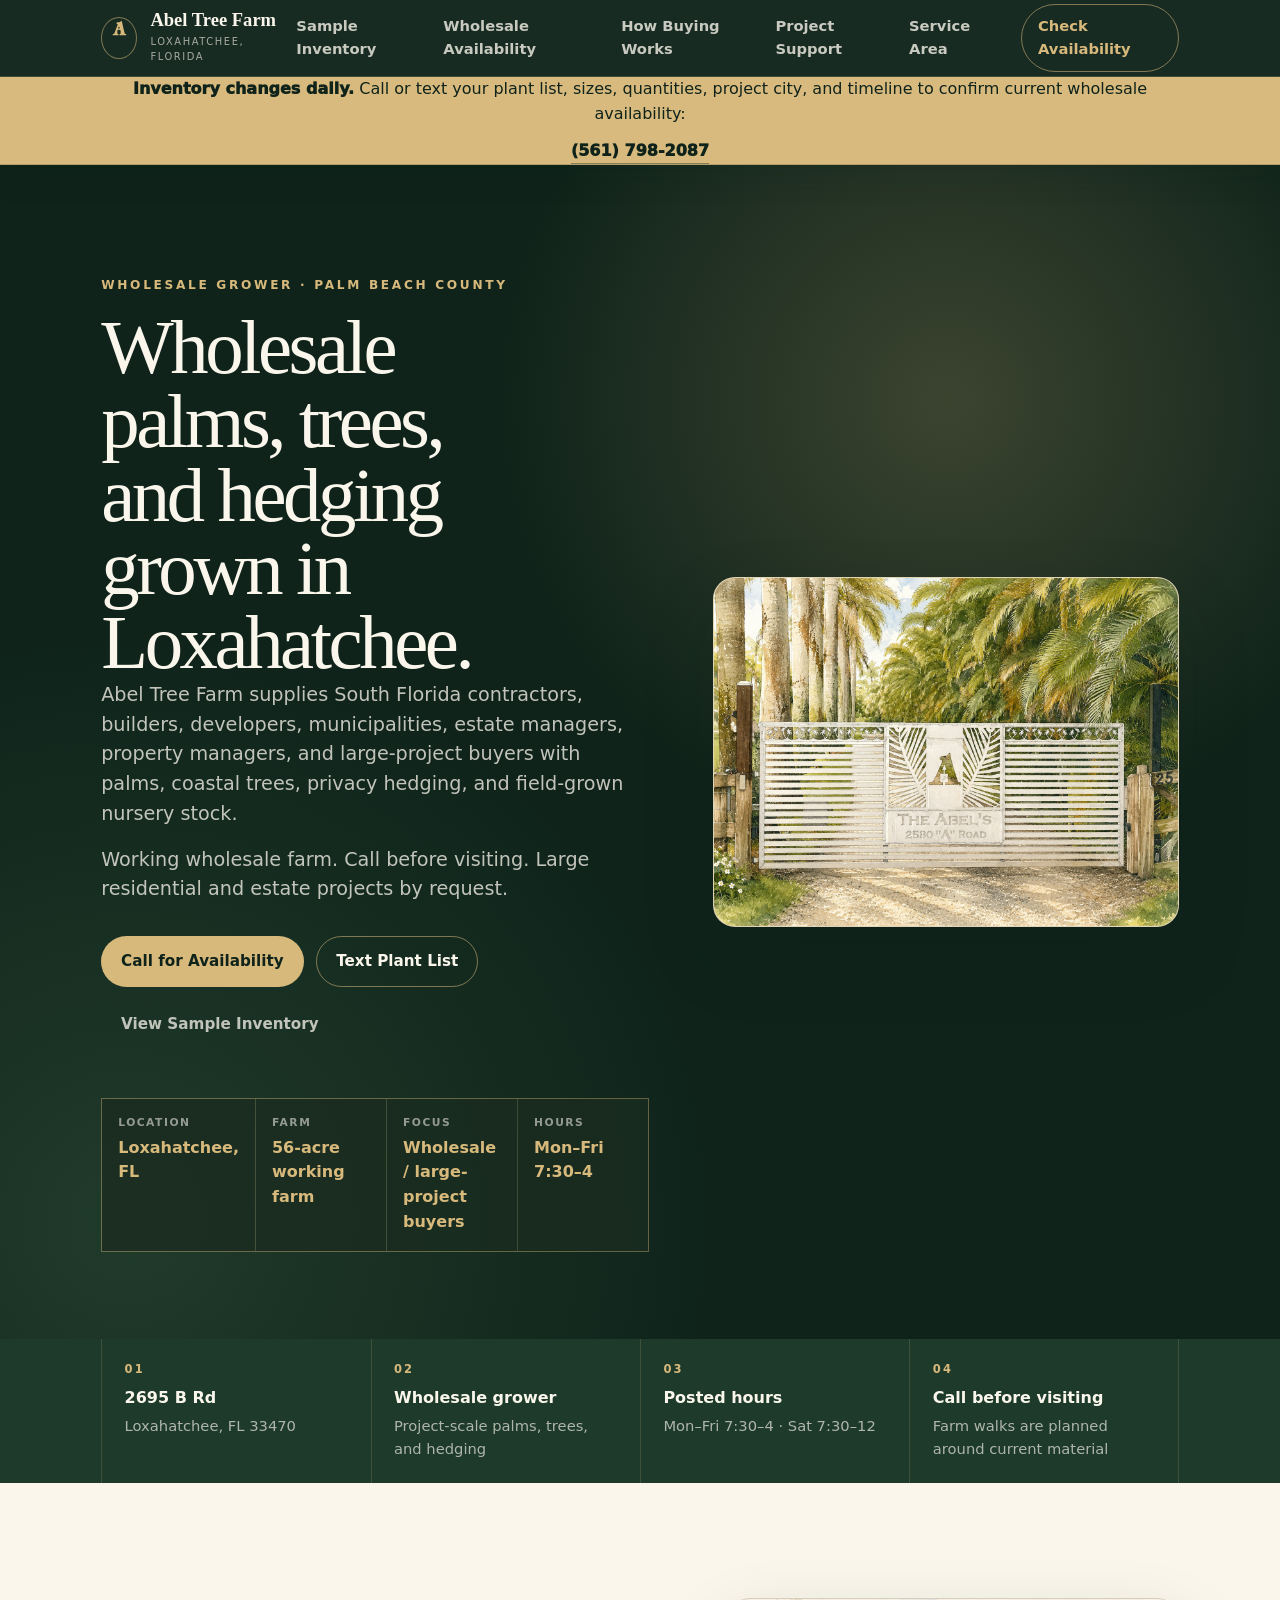
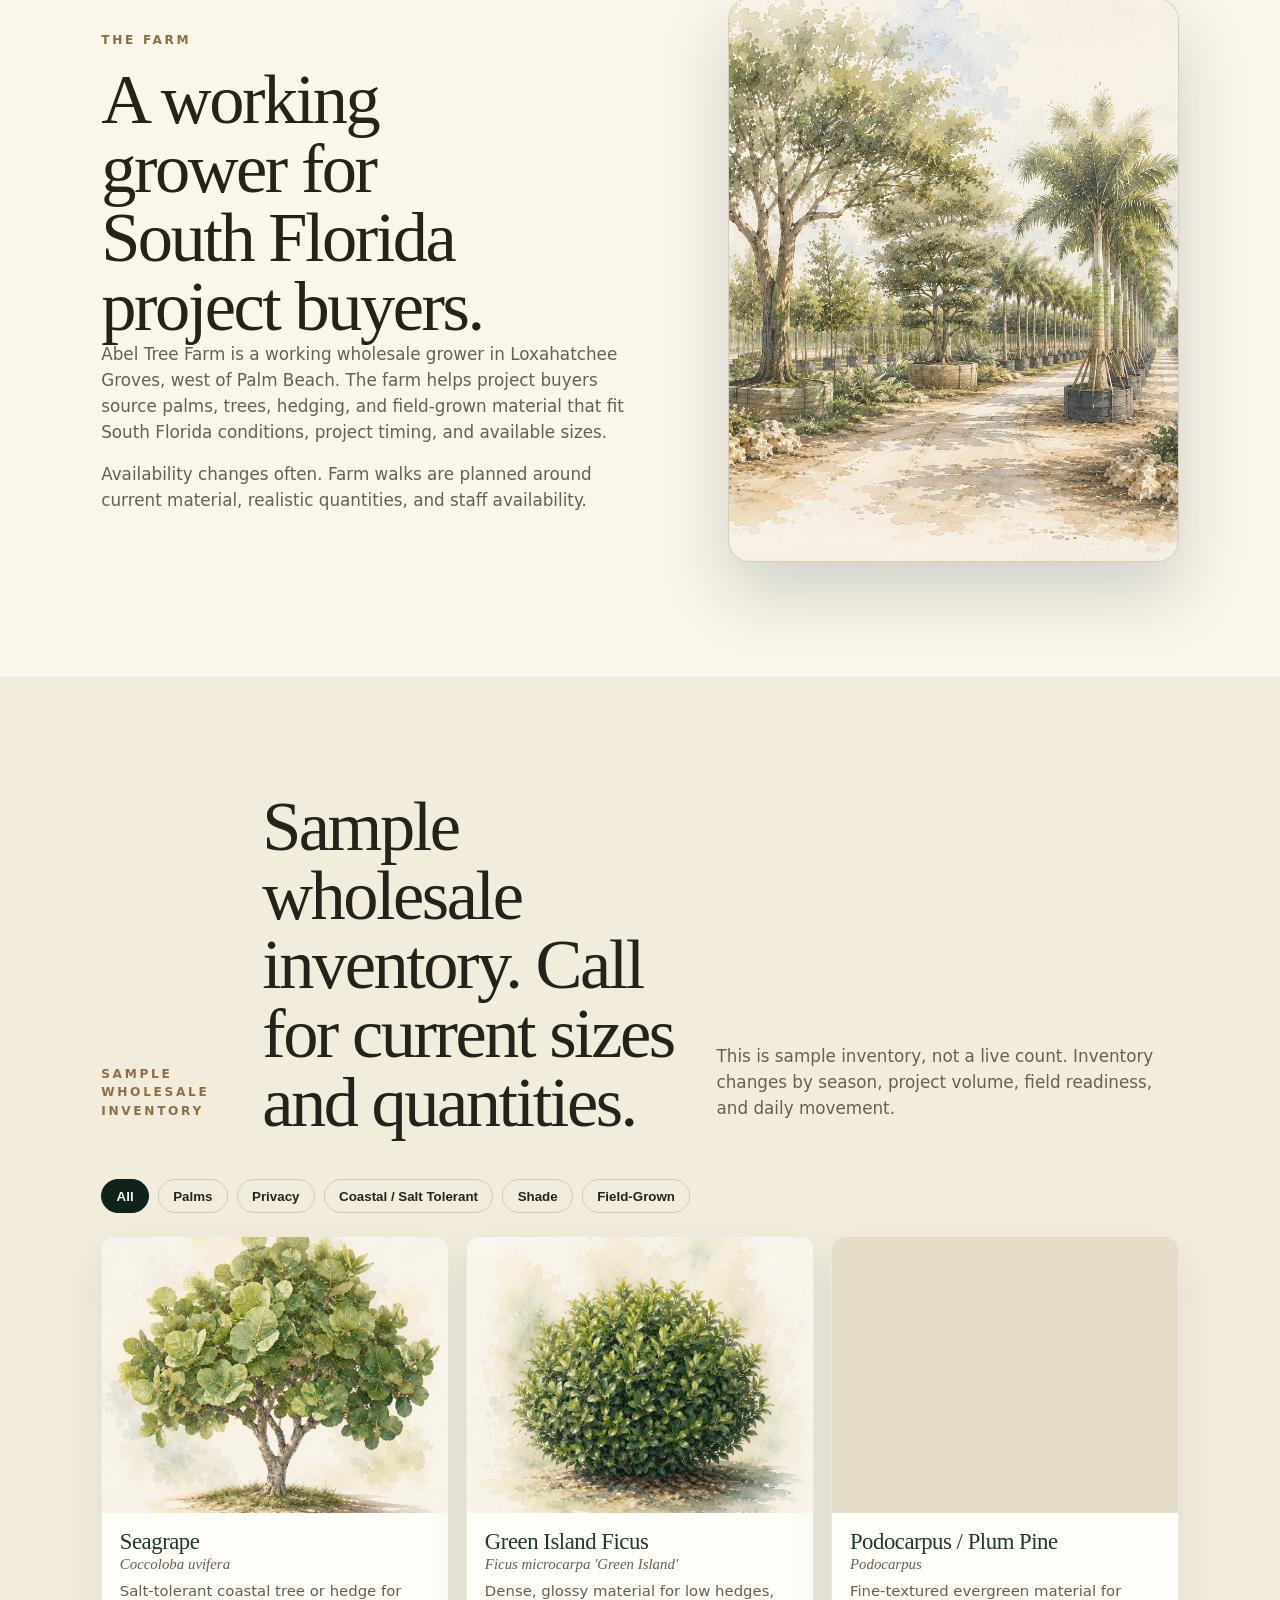
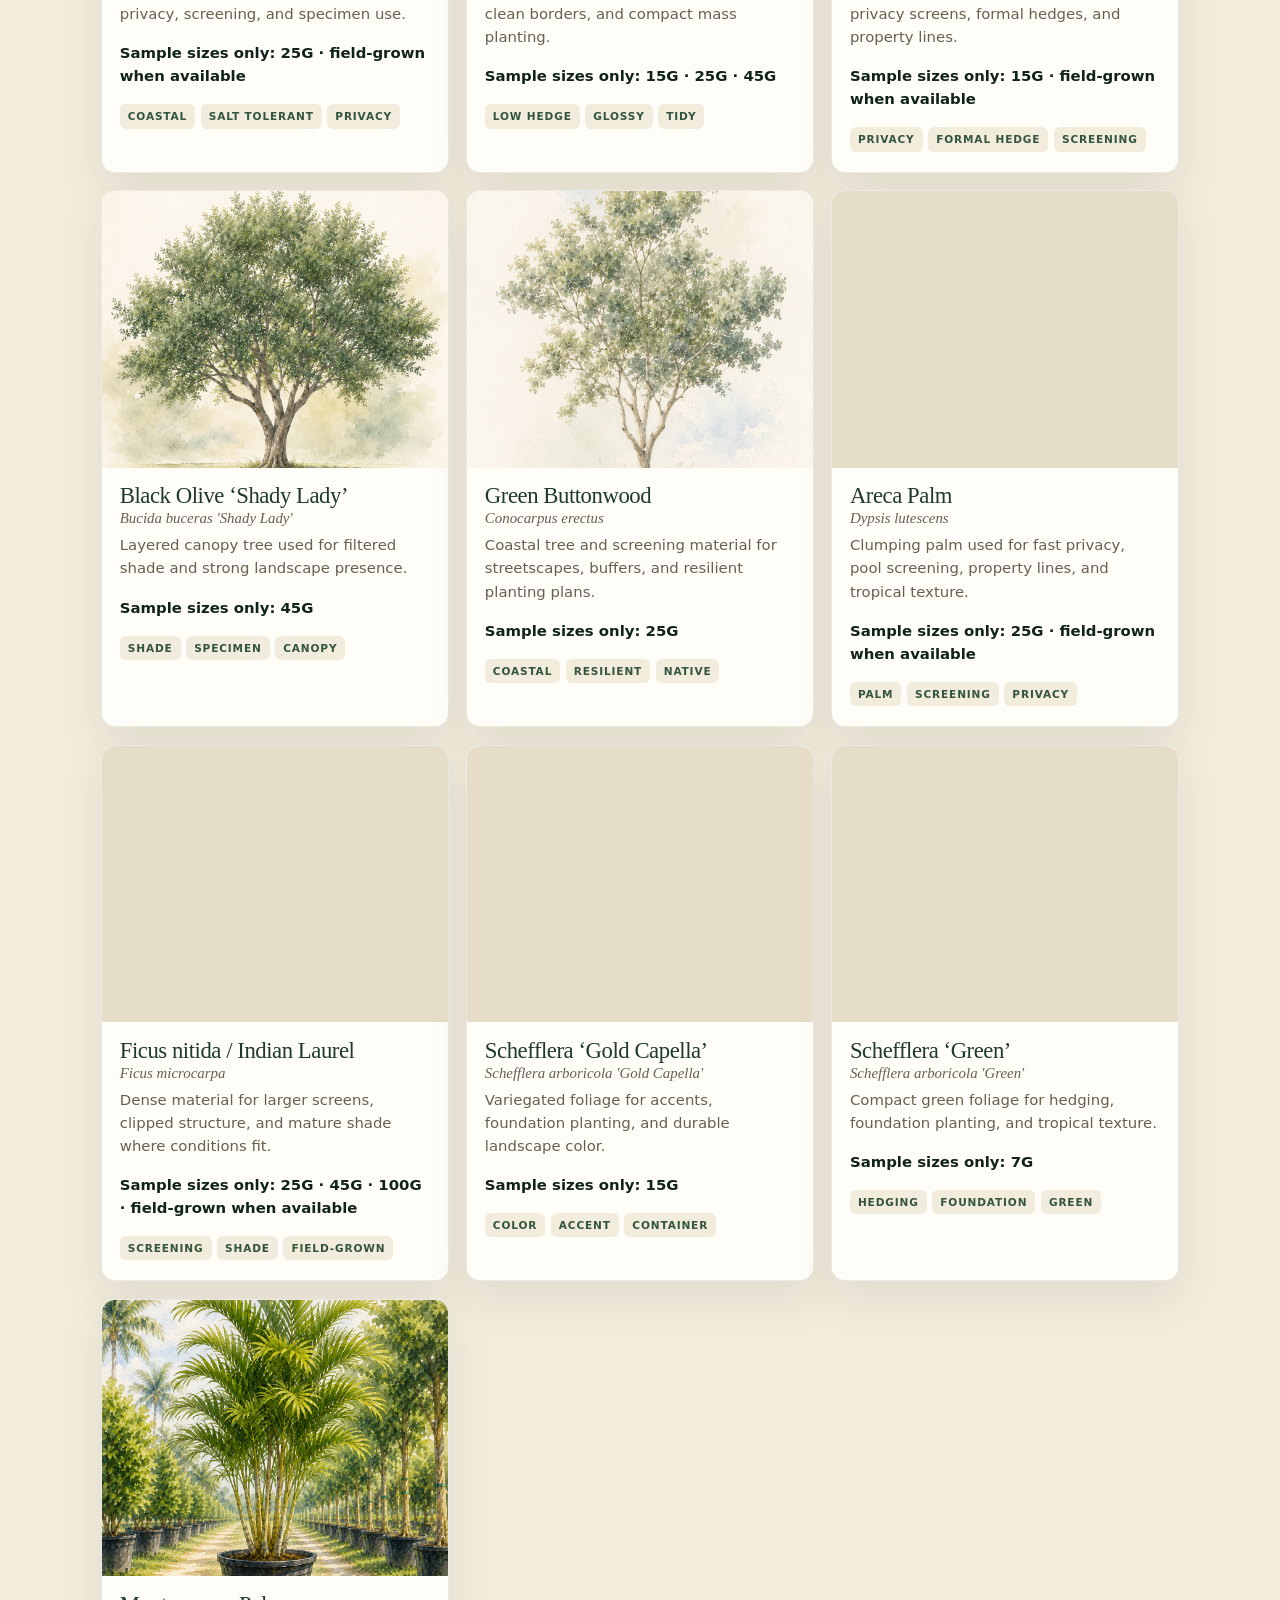
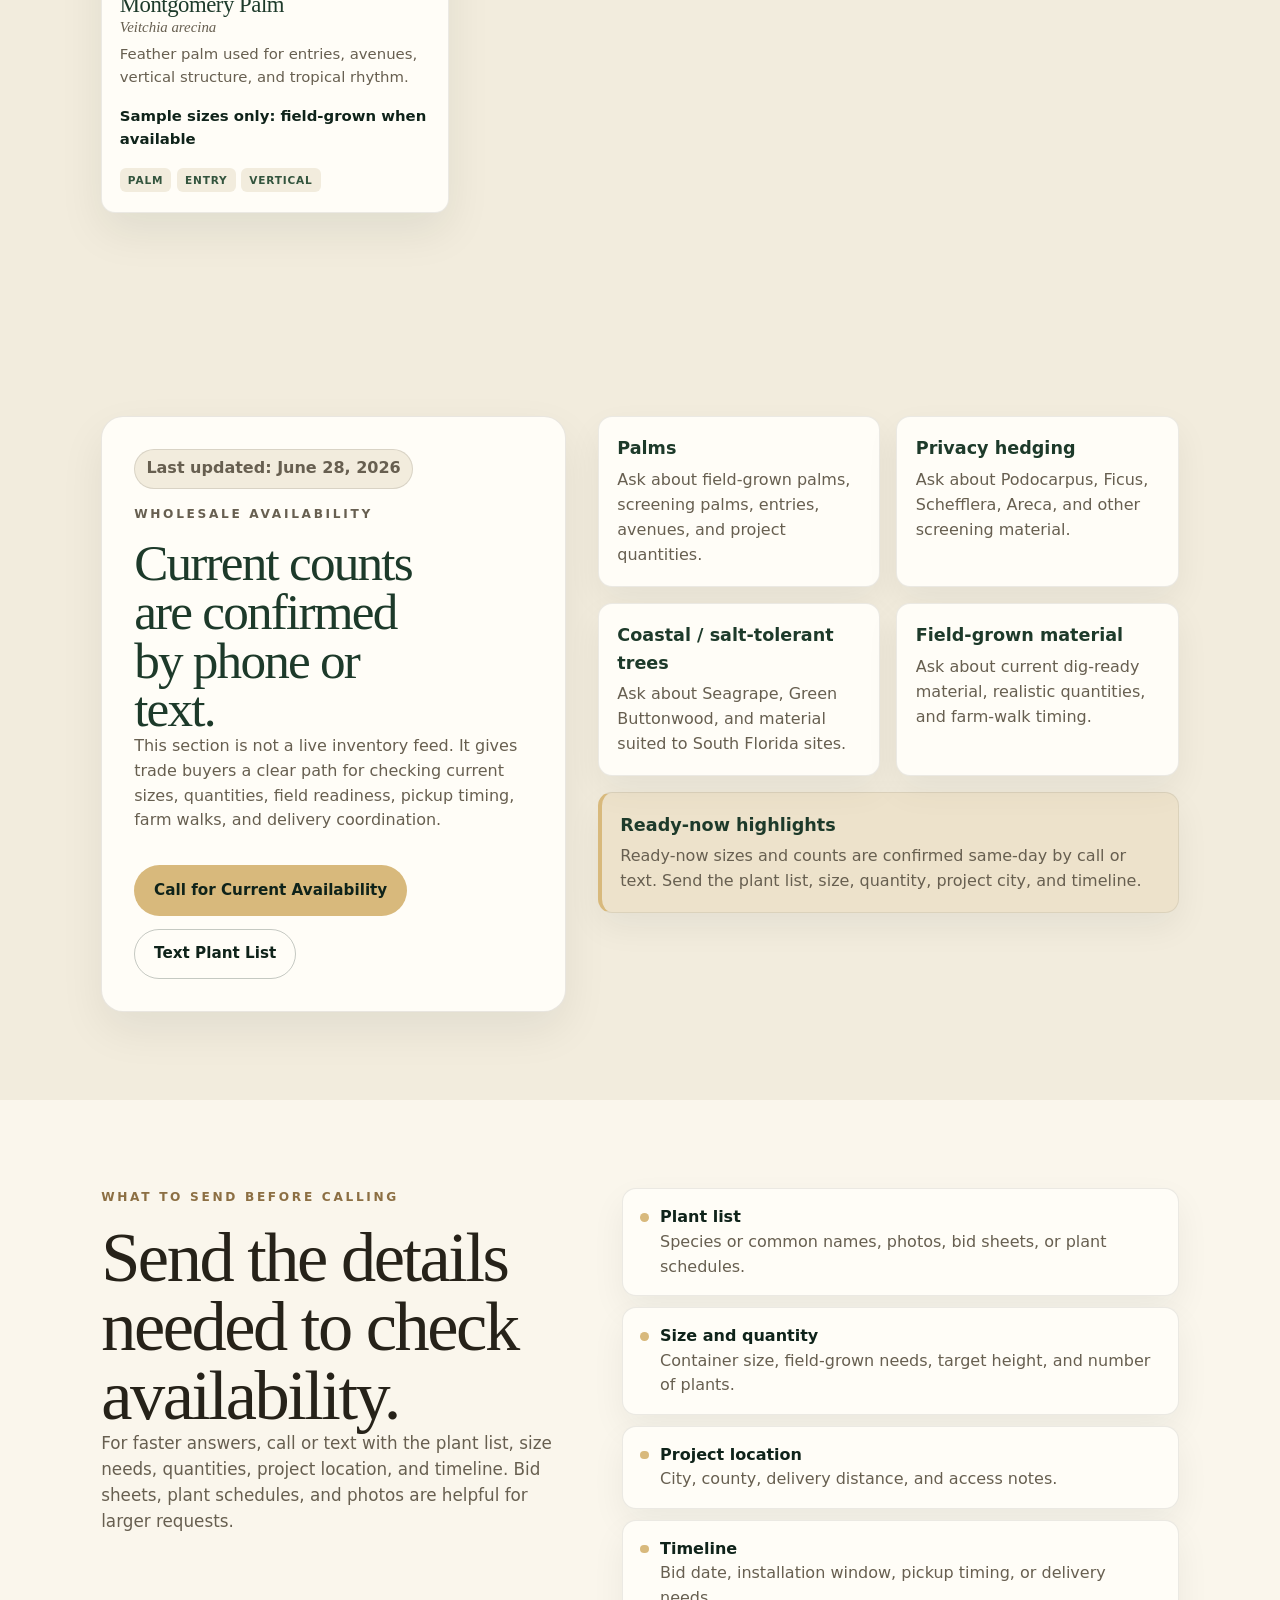
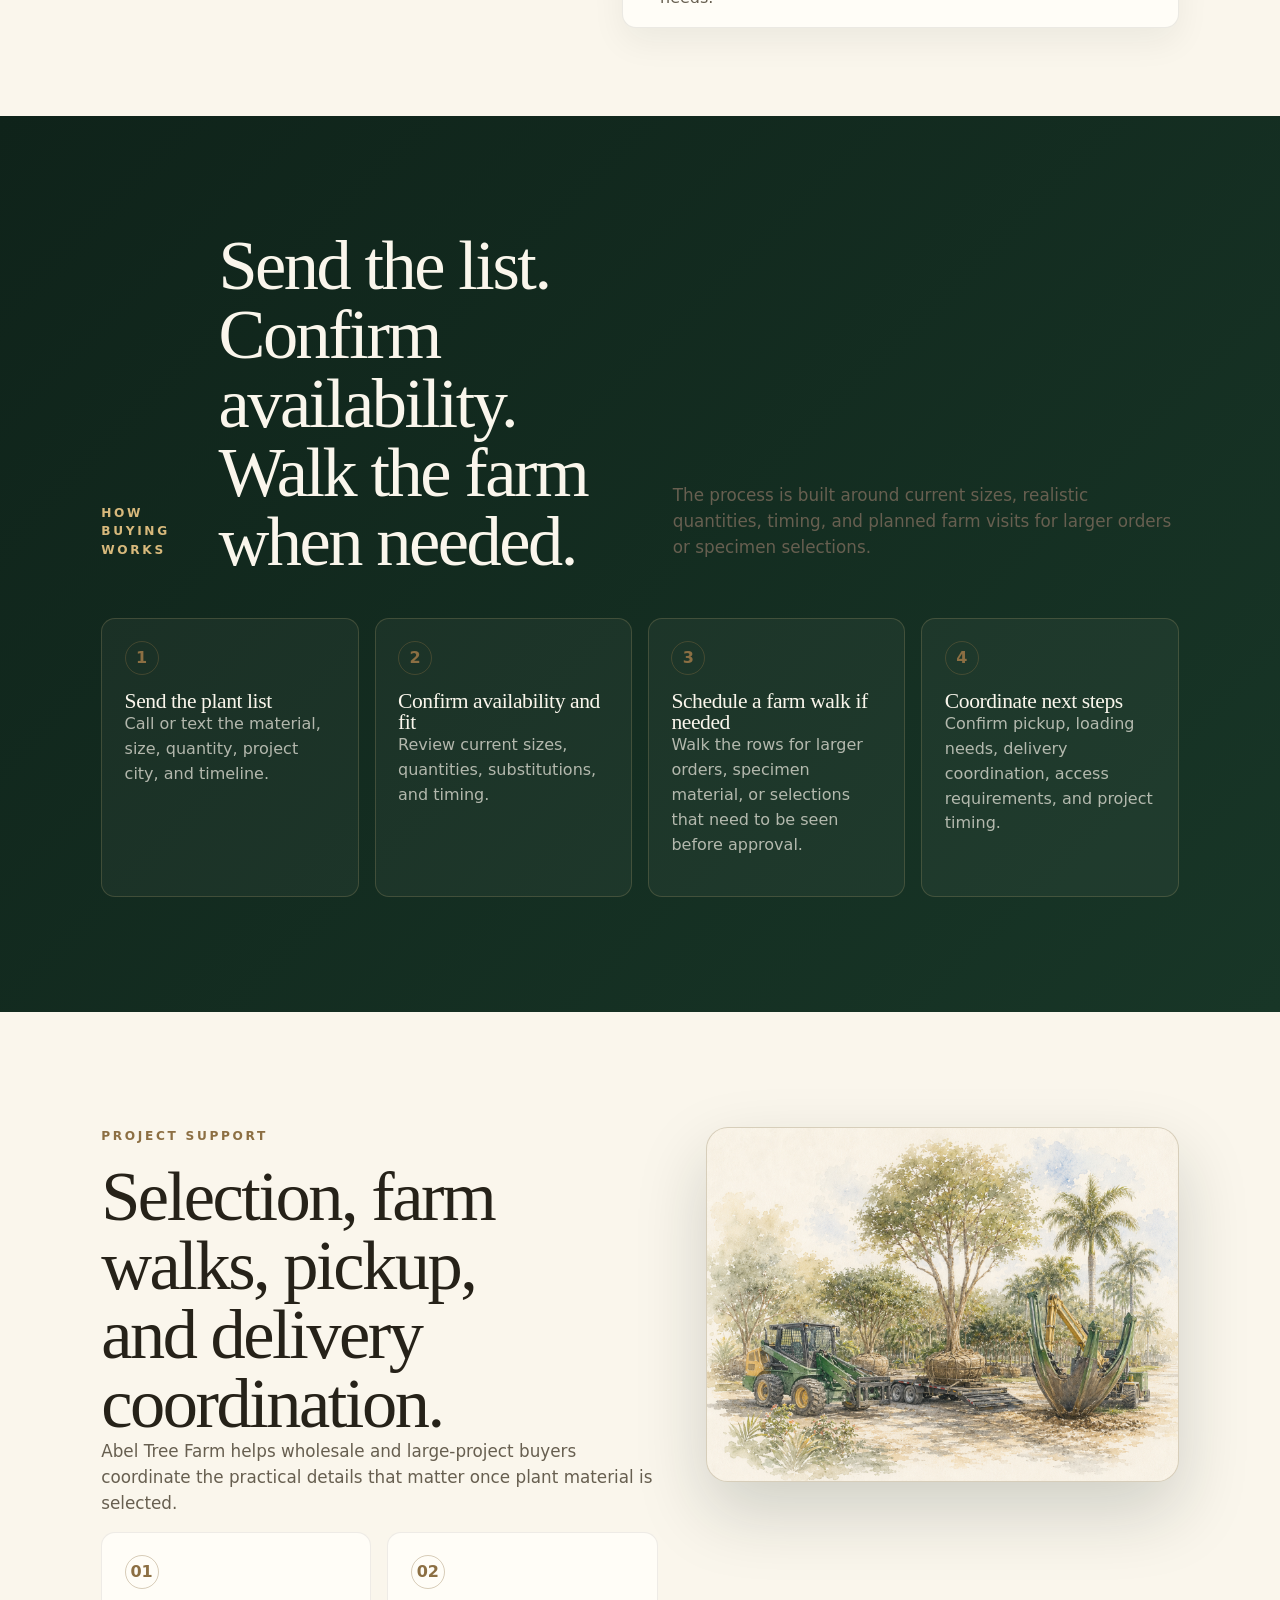
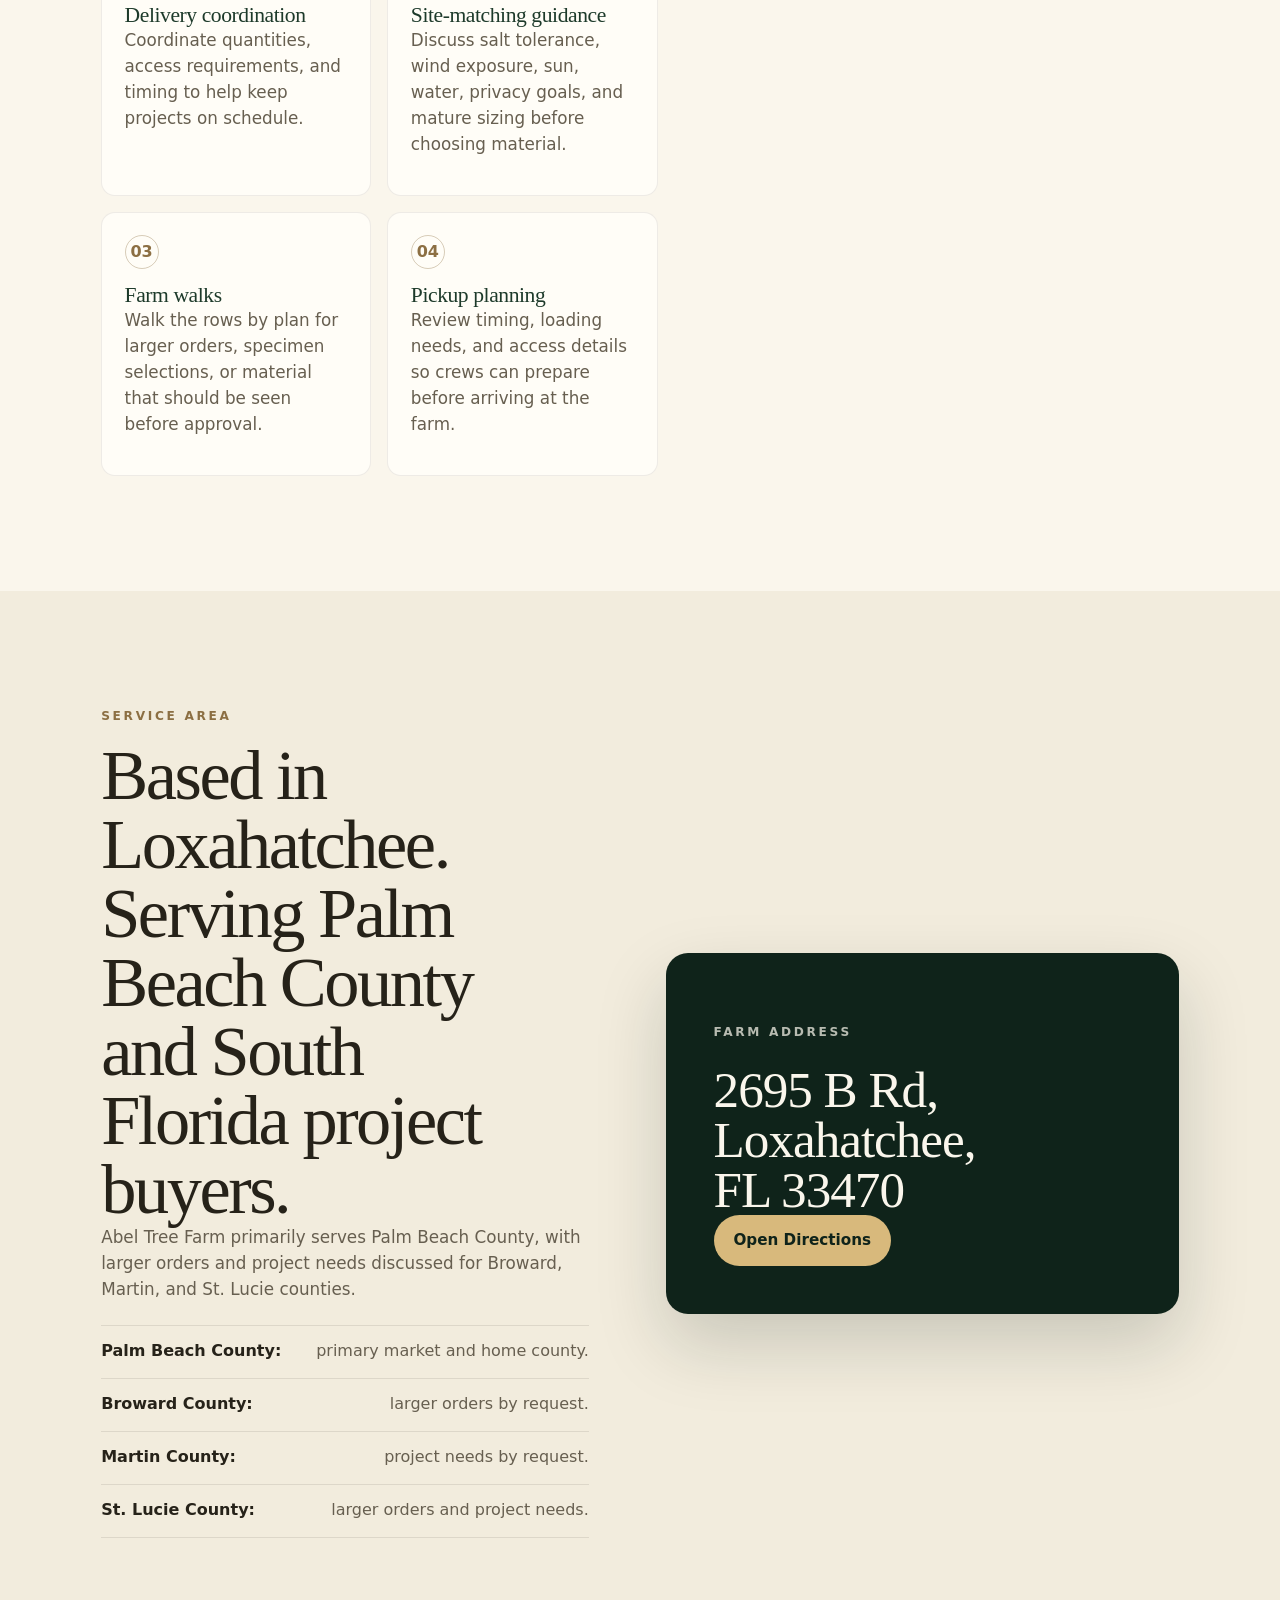
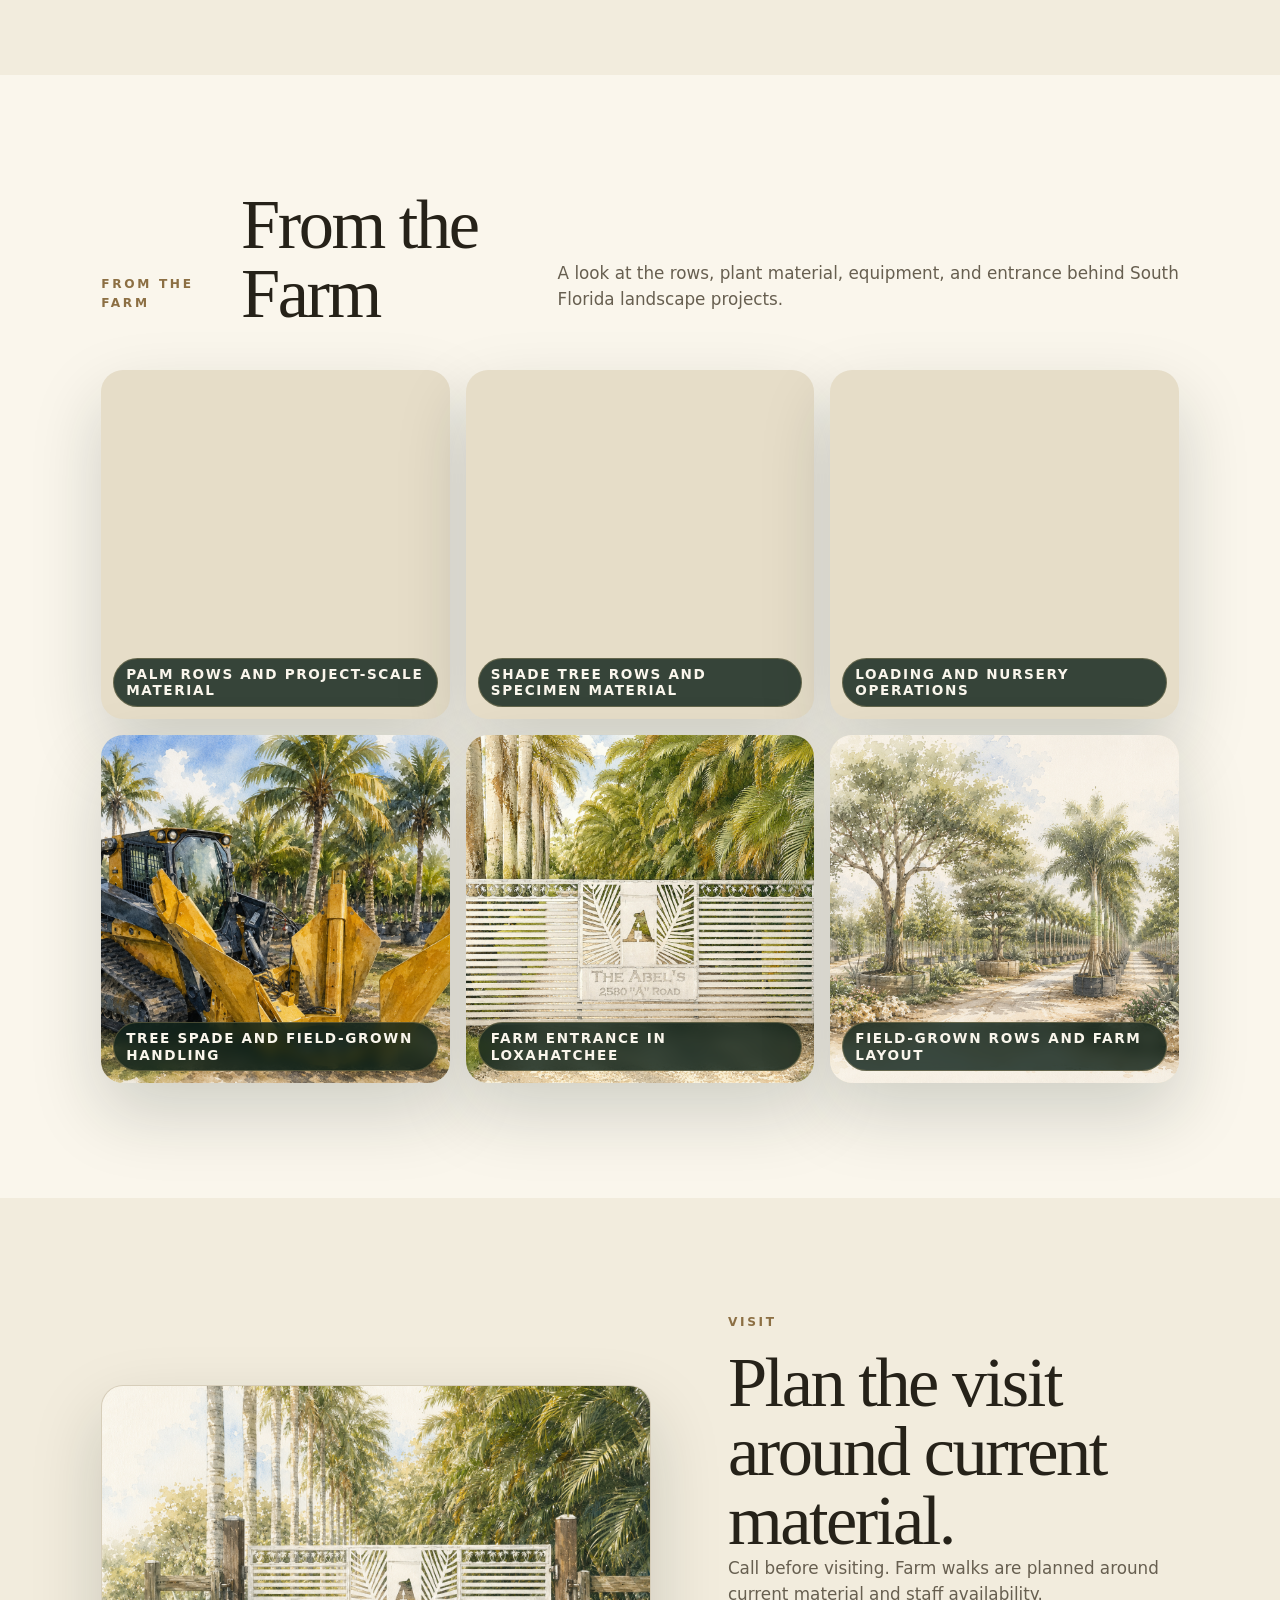
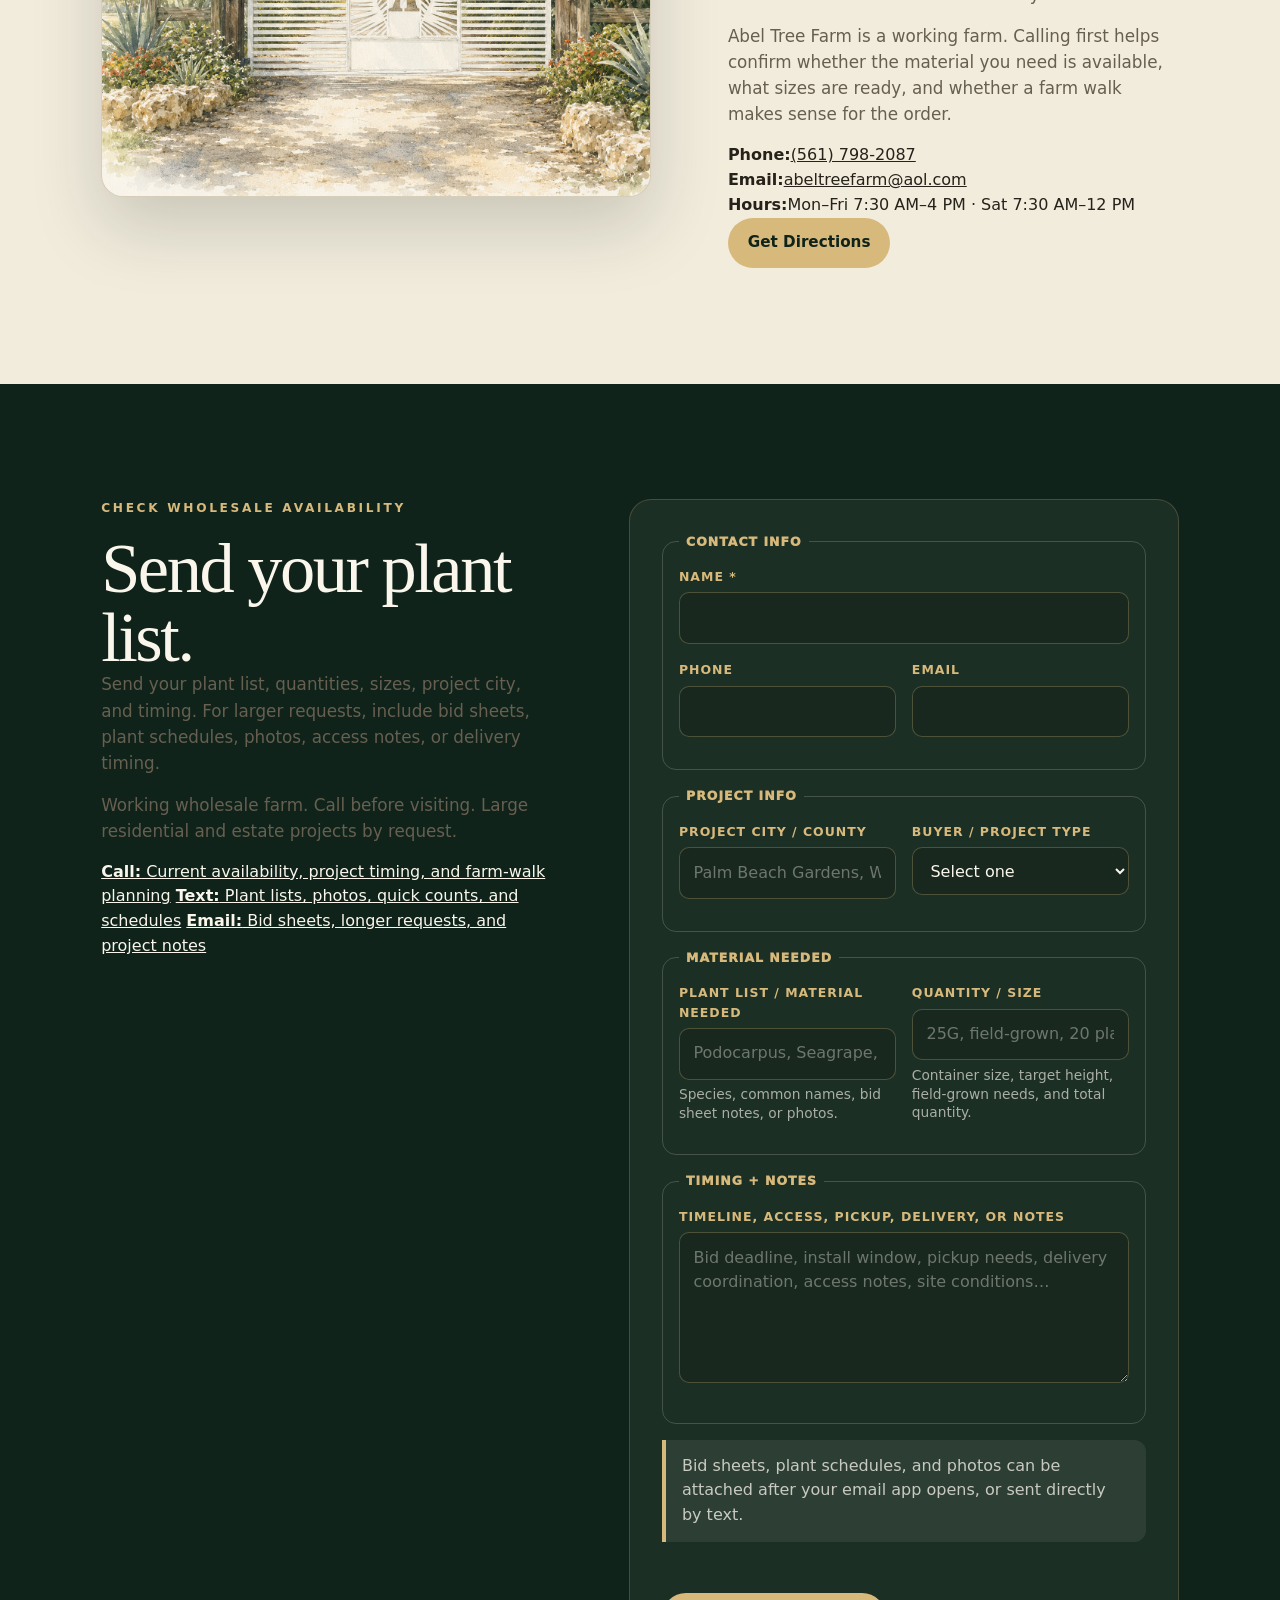
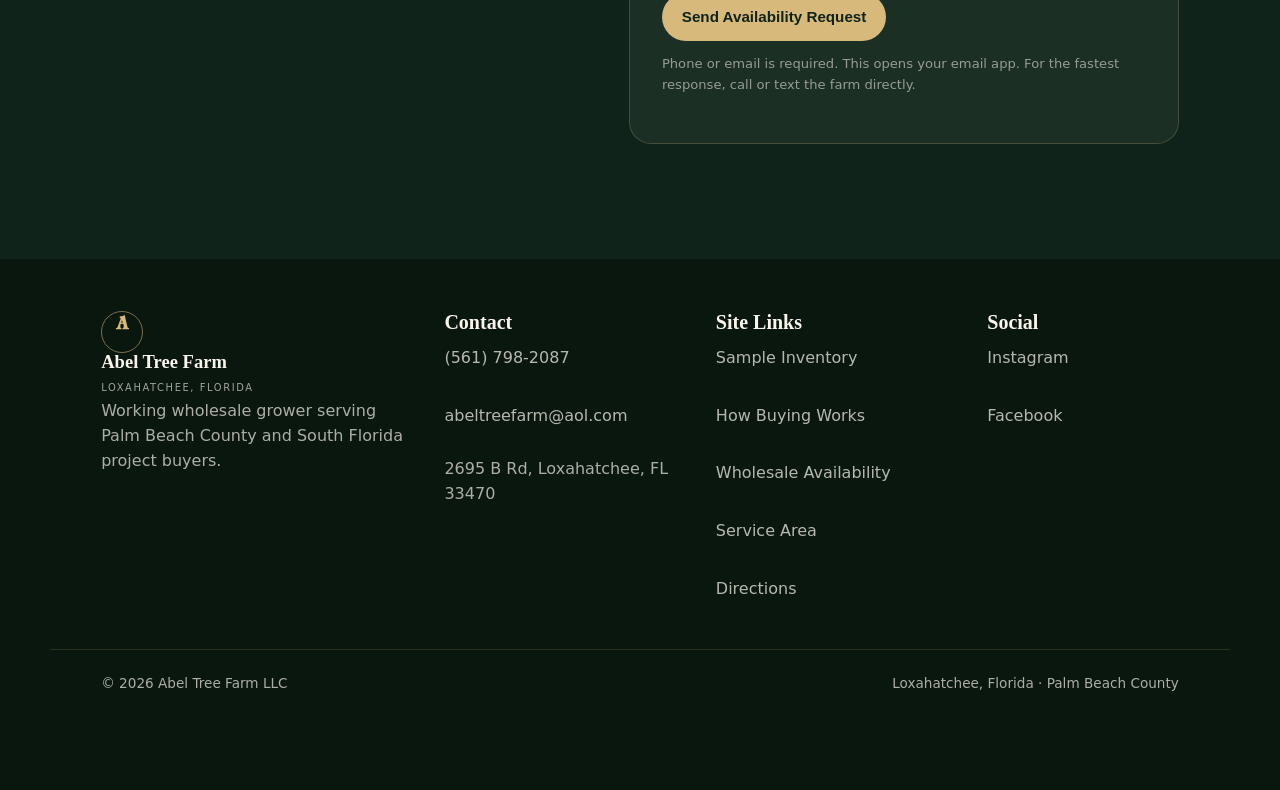
<file: index.html>
<!doctype html>
<html lang="en">
<head>
  <meta charset="utf-8">
  <meta name="viewport" content="width=device-width, initial-scale=1">
  <title>Abel Tree Farm | Wholesale Palms, Trees & Hedging in Palm Beach County</title>
  <meta name="description" content="Abel Tree Farm is a wholesale grower in Loxahatchee supplying palms, trees, hedging, and field-grown landscape material for South Florida project buyers.">
  <meta name="theme-color" content="#0f231a">
  <link rel="canonical" href="https://www.abeltreefarm.com/">
  <meta property="og:type" content="website">
  <meta property="og:title" content="Abel Tree Farm — Wholesale Palms, Trees & Hedging">
  <meta property="og:description" content="Working wholesale grower in Loxahatchee supplying palms, coastal trees, privacy hedging, and field-grown material for Palm Beach County and South Florida project buyers.">
  <meta property="og:url" content="https://www.abeltreefarm.com/">
  <meta property="og:site_name" content="Abel Tree Farm">
  <meta property="og:image" content="https://www.abeltreefarm.com/images/draft-gallery-actual-gate-watercolor-v2.png">
  <meta property="og:image:width" content="1536">
  <meta property="og:image:height" content="1024">
  <meta name="twitter:card" content="summary_large_image">
  <link rel="icon" href="data:image/svg+xml,%3Csvg xmlns='http://www.w3.org/2000/svg' viewBox='0 0 64 64'%3E%3Crect width='64' height='64' rx='14' fill='%230f231a'/%3E%3Cpath d='M32 10c-8 8-10 17-7 25-6-4-13-2-17 3 7 1 12 5 14 10-7 0-13 4-16 10 10 1 18-2 24-8v10h5V50c6 6 14 9 24 8-3-6-9-10-16-10 2-5 7-9 14-10-4-5-11-7-17-3 3-8 1-17-8-25z' fill='%23d8b97c'/%3E%3C/svg%3E">
  <link rel="stylesheet" href="css/styles.css">
  <link rel="stylesheet" href="css/updates.css">
  <script type="application/ld+json">
{
  "@context": "https://schema.org",
  "@type": "GardenStore",
  "name": "Abel Tree Farm",
  "legalName": "Abel Tree Farm LLC",
  "description": "Working wholesale grower in Loxahatchee, Florida, supplying palms, coastal trees, privacy hedging, and field-grown nursery stock for South Florida project buyers. Call for current availability and sizes.",
  "url": "https://www.abeltreefarm.com/",
  "telephone": "+15617982087",
  "email": "abeltreefarm@aol.com",
  "image": "https://www.abeltreefarm.com/images/draft-gallery-actual-gate-watercolor-v2.png",
  "address": {"@type":"PostalAddress","streetAddress":"2695 B Rd","addressLocality":"Loxahatchee","addressRegion":"FL","postalCode":"33470","addressCountry":"US"},
  "geo": {"@type":"GeoCoordinates","latitude":26.716833,"longitude":-80.2914009},
  "openingHoursSpecification": [
    {"@type":"OpeningHoursSpecification","dayOfWeek":["Monday","Tuesday","Wednesday","Thursday","Friday"],"opens":"07:30","closes":"16:00"},
    {"@type":"OpeningHoursSpecification","dayOfWeek":"Saturday","opens":"07:30","closes":"12:00"}
  ],
  "areaServed": ["Palm Beach County","Broward County","Martin County","St. Lucie County","South Florida"],
  "sameAs": ["https://instagram.com/abeltreefarm","https://www.facebook.com/profile.php?id=100066695918594"]
}
  </script>
</head>
<body>
  <a class="skip" href="#main">Skip to content</a>
  <header class="site-header" data-header>
    <div class="nav-shell">
      <a class="brand" href="#top" aria-label="Abel Tree Farm home">
        <span class="brand-mark" aria-hidden="true">A</span>
        <span><strong>Abel Tree Farm</strong><small>Loxahatchee, Florida</small></span>
      </a>
      <button class="menu-toggle" type="button" aria-expanded="false" aria-controls="primary-menu"><span></span><span></span><span></span><span class="sr-only">Menu</span></button>
      <nav id="primary-menu" class="primary-nav" aria-label="Primary navigation">
        <a href="#grow">Sample Inventory</a>
        <a href="#availability">Wholesale Availability</a>
        <a href="#how">How Buying Works</a>
        <a href="#services">Project Support</a>
        <a href="#area">Service Area</a>
        <a href="#contact" class="nav-cta">Check Availability</a>
      </nav>
    </div>
  </header>

  <div class="availability-banner" role="note">
    <div class="container">
      <span><strong>Inventory changes daily.</strong> Call or text your plant list, sizes, quantities, project city, and timeline to confirm current wholesale availability:</span>
      <a href="tel:+15617982087">(561) 798-2087</a>
    </div>
  </div>

  <main id="main">
    <section id="top" class="hero section-dark">
      <div class="container hero-grid">
        <div class="hero-copy reveal">
          <p class="eyebrow">Wholesale grower · Palm Beach County</p>
          <h1>Wholesale palms, trees, and hedging grown in Loxahatchee.</h1>
          <p class="lede">Abel Tree Farm supplies South Florida contractors, builders, developers, municipalities, estate managers, property managers, and large-project buyers with palms, coastal trees, privacy hedging, and field-grown nursery stock.</p>
          <p class="lede small-lede">Working wholesale farm. Call before visiting. Large residential and estate projects by request.</p>
          <div class="cta-row">
            <a class="btn btn-primary" href="tel:+15617982087" aria-label="Call Abel Tree Farm for current availability">Call for Availability</a>
            <a class="btn btn-outline" href="sms:+15617982087" aria-label="Text Abel Tree Farm your plant list">Text Plant List</a>
            <a class="btn btn-quiet" href="#grow">View Sample Inventory</a>
          </div>
          <dl class="hero-facts" aria-label="Farm facts">
            <div><dt>Location</dt><dd>Loxahatchee, FL</dd></div>
            <div><dt>Farm</dt><dd>56-acre working farm</dd></div>
            <div><dt>Focus</dt><dd>Wholesale / large-project buyers</dd></div>
            <div><dt>Hours</dt><dd>Mon–Fri 7:30–4</dd></div>
          </dl>
        </div>
        <figure class="hero-art reveal">
          <img src="images/draft-gallery-actual-gate-watercolor-v2.png" width="1536" height="1024" alt="Abel Tree Farm entrance gate surrounded by palms and tropical nursery foliage." fetchpriority="high" decoding="async">
        </figure>
      </div>
    </section>

    <section class="proof-strip" aria-label="Business details and visit guidance">
      <div class="container proof-grid">
        <div class="proof-item reveal"><span>01</span><strong>2695 B Rd</strong><p>Loxahatchee, FL 33470</p></div>
        <div class="proof-item reveal"><span>02</span><strong>Wholesale grower</strong><p>Project-scale palms, trees, and hedging</p></div>
        <div class="proof-item reveal"><span>03</span><strong>Posted hours</strong><p>Mon–Fri 7:30–4 · Sat 7:30–12</p></div>
        <div class="proof-item reveal"><span>04</span><strong>Call before visiting</strong><p>Farm walks are planned around current material</p></div>
      </div>
    </section>

    <section id="farm" class="section-light">
      <div class="container split">
        <div class="copy-block reveal">
          <p class="eyebrow">The Farm</p>
          <h2>A working grower for South Florida project buyers.</h2>
          <p>Abel Tree Farm is a working wholesale grower in Loxahatchee Groves, west of Palm Beach. The farm helps project buyers source palms, trees, hedging, and field-grown material that fit South Florida conditions, project timing, and available sizes.</p>
          <p>Availability changes often. Farm walks are planned around current material, realistic quantities, and staff availability.</p>
        </div>
        <figure class="image-plate reveal">
          <img src="images/draft-about-field-grown-rows-watercolor-v1.png" width="1536" height="1024" alt="Field-grown tree rows at Abel Tree Farm in South Florida." loading="lazy" decoding="async">
        </figure>
      </div>
    </section>

    <section id="grow" class="section-paper inventory-section">
      <div class="container">
        <div class="section-head reveal">
          <p class="eyebrow">Sample Wholesale Inventory</p>
          <h2>Sample wholesale inventory. Call for current sizes and quantities.</h2>
          <p class="lede">This is sample inventory, not a live count. Inventory changes by season, project volume, field readiness, and daily movement.</p>
        </div>
        <div class="filters reveal" role="group" aria-label="Filter inventory by type">
          <button type="button" class="chip is-active" data-filter="all" aria-pressed="true">All</button>
          <button type="button" class="chip" data-filter="palms" aria-pressed="false">Palms</button>
          <button type="button" class="chip" data-filter="privacy" aria-pressed="false">Privacy</button>
          <button type="button" class="chip" data-filter="coastal" aria-pressed="false">Coastal / Salt Tolerant</button>
          <button type="button" class="chip" data-filter="shade" aria-pressed="false">Shade</button>
          <button type="button" class="chip" data-filter="fieldgrown" aria-pressed="false">Field-Grown</button>
        </div>
        <div class="inventory-grid" id="inventoryGrid">
          <article class="inventory-card reveal" data-cat="coastal privacy fieldgrown"><figure class="plant-art"><img src="images/draft-inventory-seagrape-watercolor-v1.png" width="1536" height="1024" alt="Seagrape material for Abel Tree Farm inventory." loading="lazy" decoding="async"></figure><div class="inventory-copy"><h3>Seagrape</h3><p class="latin">Coccoloba uvifera</p><p>Salt-tolerant coastal tree or hedge for privacy, screening, and specimen use.</p><p class="sizes">Sample sizes only: 25G · field-grown when available</p><div class="tags"><span>Coastal</span><span>Salt Tolerant</span><span>Privacy</span></div></div></article>
          <article class="inventory-card reveal" data-cat="privacy hedging container"><figure class="plant-art"><img src="images/draft-inventory-green-island-ficus-watercolor-v1.png" width="1536" height="1024" alt="Green Island Ficus material for Abel Tree Farm inventory." loading="lazy" decoding="async"></figure><div class="inventory-copy"><h3>Green Island Ficus</h3><p class="latin">Ficus microcarpa 'Green Island'</p><p>Dense, glossy material for low hedges, clean borders, and compact mass planting.</p><p class="sizes">Sample sizes only: 15G · 25G · 45G</p><div class="tags"><span>Low Hedge</span><span>Glossy</span><span>Tidy</span></div></div></article>
          <article class="inventory-card reveal" data-cat="privacy hedging fieldgrown"><figure class="plant-art"><img src="images/draft-inventory-podocarpus-watercolor-v1.png" width="1536" height="1024" alt="Podocarpus and Plum Pine material for Abel Tree Farm inventory." loading="lazy" decoding="async"></figure><div class="inventory-copy"><h3>Podocarpus / Plum Pine</h3><p class="latin">Podocarpus</p><p>Fine-textured evergreen material for privacy screens, formal hedges, and property lines.</p><p class="sizes">Sample sizes only: 15G · field-grown when available</p><div class="tags"><span>Privacy</span><span>Formal Hedge</span><span>Screening</span></div></div></article>
          <article class="inventory-card reveal" data-cat="shade container"><figure class="plant-art"><img src="images/draft-inventory-black-olive-shady-lady-watercolor-v1.png" width="1536" height="1024" alt="Black Olive Shady Lady material for Abel Tree Farm inventory." loading="lazy" decoding="async"></figure><div class="inventory-copy"><h3>Black Olive ‘Shady Lady’</h3><p class="latin">Bucida buceras 'Shady Lady'</p><p>Layered canopy tree used for filtered shade and strong landscape presence.</p><p class="sizes">Sample sizes only: 45G</p><div class="tags"><span>Shade</span><span>Specimen</span><span>Canopy</span></div></div></article>
          <article class="inventory-card reveal" data-cat="coastal shade fieldgrown"><figure class="plant-art"><img src="images/draft-inventory-green-buttonwood-watercolor-v1.png" width="1536" height="1024" alt="Green Buttonwood material for Abel Tree Farm inventory." loading="lazy" decoding="async"></figure><div class="inventory-copy"><h3>Green Buttonwood</h3><p class="latin">Conocarpus erectus</p><p>Coastal tree and screening material for streetscapes, buffers, and resilient planting plans.</p><p class="sizes">Sample sizes only: 25G</p><div class="tags"><span>Coastal</span><span>Resilient</span><span>Native</span></div></div></article>
          <article class="inventory-card reveal" data-cat="palms privacy fieldgrown"><figure class="plant-art"><img src="images/draft-inventory-areca-palm-watercolor-v1.png" width="1536" height="1024" alt="Areca Palm material for Abel Tree Farm inventory." loading="lazy" decoding="async"></figure><div class="inventory-copy"><h3>Areca Palm</h3><p class="latin">Dypsis lutescens</p><p>Clumping palm used for fast privacy, pool screening, property lines, and tropical texture.</p><p class="sizes">Sample sizes only: 25G · field-grown when available</p><div class="tags"><span>Palm</span><span>Screening</span><span>Privacy</span></div></div></article>
          <article class="inventory-card reveal" data-cat="shade privacy fieldgrown container"><figure class="plant-art"><img src="images/draft-inventory-ficus-nitida-watercolor-v1.png" width="1536" height="1024" alt="Ficus nitida and Indian Laurel material for Abel Tree Farm inventory." loading="lazy" decoding="async"></figure><div class="inventory-copy"><h3>Ficus nitida / Indian Laurel</h3><p class="latin">Ficus microcarpa</p><p>Dense material for larger screens, clipped structure, and mature shade where conditions fit.</p><p class="sizes">Sample sizes only: 25G · 45G · 100G · field-grown when available</p><div class="tags"><span>Screening</span><span>Shade</span><span>Field-Grown</span></div></div></article>
          <article class="inventory-card reveal" data-cat="hedging container"><figure class="plant-art"><img src="images/draft-inventory-schefflera-gold-capella-watercolor-v1.png" width="1536" height="1024" alt="Schefflera Gold Capella material for Abel Tree Farm inventory." loading="lazy" decoding="async"></figure><div class="inventory-copy"><h3>Schefflera ‘Gold Capella’</h3><p class="latin">Schefflera arboricola 'Gold Capella'</p><p>Variegated foliage for accents, foundation planting, and durable landscape color.</p><p class="sizes">Sample sizes only: 15G</p><div class="tags"><span>Color</span><span>Accent</span><span>Container</span></div></div></article>
          <article class="inventory-card reveal" data-cat="privacy hedging container"><figure class="plant-art"><img src="images/draft-inventory-schefflera-green-watercolor-v1.png" width="1536" height="1024" alt="Schefflera Green material for Abel Tree Farm inventory." loading="lazy" decoding="async"></figure><div class="inventory-copy"><h3>Schefflera ‘Green’</h3><p class="latin">Schefflera arboricola 'Green'</p><p>Compact green foliage for hedging, foundation planting, and tropical texture.</p><p class="sizes">Sample sizes only: 7G</p><div class="tags"><span>Hedging</span><span>Foundation</span><span>Green</span></div></div></article>
          <article class="inventory-card reveal" data-cat="palms fieldgrown"><figure class="plant-art"><img src="images/draft-inventory-montgomery-palm-watercolor-v1.png" width="1536" height="1024" alt="Montgomery Palm material for Abel Tree Farm inventory." loading="lazy" decoding="async"></figure><div class="inventory-copy"><h3>Montgomery Palm</h3><p class="latin">Veitchia arecina</p><p>Feather palm used for entries, avenues, vertical structure, and tropical rhythm.</p><p class="sizes">Sample sizes only: field-grown when available</p><div class="tags"><span>Palm</span><span>Entry</span><span>Vertical</span></div></div></article>
        </div>
      </div>
    </section>

    <section id="availability" class="section-paper wholesale-availability" aria-label="Wholesale availability">
      <div class="container availability-status">
        <div class="availability-summary reveal">
          <span class="last-updated">Last updated: June 28, 2026</span>
          <p class="eyebrow">Wholesale Availability</p>
          <h2>Current counts are confirmed by phone or text.</h2>
          <p>This section is not a live inventory feed. It gives trade buyers a clear path for checking current sizes, quantities, field readiness, pickup timing, farm walks, and delivery coordination.</p>
          <div class="cta-row">
            <a class="btn btn-primary" href="tel:+15617982087" aria-label="Call Abel Tree Farm for current availability">Call for Current Availability</a>
            <a class="btn dark-outline" href="sms:+15617982087" aria-label="Text Abel Tree Farm your plant list">Text Plant List</a>
          </div>
        </div>
        <div class="availability-grid reveal">
          <div class="availability-card"><strong>Palms</strong><span>Ask about field-grown palms, screening palms, entries, avenues, and project quantities.</span></div>
          <div class="availability-card"><strong>Privacy hedging</strong><span>Ask about Podocarpus, Ficus, Schefflera, Areca, and other screening material.</span></div>
          <div class="availability-card"><strong>Coastal / salt-tolerant trees</strong><span>Ask about Seagrape, Green Buttonwood, and material suited to South Florida sites.</span></div>
          <div class="availability-card"><strong>Field-grown material</strong><span>Ask about current dig-ready material, realistic quantities, and farm-walk timing.</span></div>
          <div class="availability-card ready-note"><strong>Ready-now highlights</strong><span>Ready-now sizes and counts are confirmed same-day by call or text. Send the plant list, size, quantity, project city, and timeline.</span></div>
        </div>
      </div>
    </section>

    <section class="section-light request-checklist-section" aria-label="What to send before calling">
      <div class="container request-checklist">
        <div class="copy-block reveal">
          <p class="eyebrow">What to Send Before Calling</p>
          <h2>Send the details needed to check availability.</h2>
          <p>For faster answers, call or text with the plant list, size needs, quantities, project location, and timeline. Bid sheets, plant schedules, and photos are helpful for larger requests.</p>
        </div>
        <ul class="request-list reveal">
          <li><div><strong>Plant list</strong><span>Species or common names, photos, bid sheets, or plant schedules.</span></div></li>
          <li><div><strong>Size and quantity</strong><span>Container size, field-grown needs, target height, and number of plants.</span></div></li>
          <li><div><strong>Project location</strong><span>City, county, delivery distance, and access notes.</span></div></li>
          <li><div><strong>Timeline</strong><span>Bid date, installation window, pickup timing, or delivery needs.</span></div></li>
        </ul>
      </div>
    </section>

    <section id="how" class="section-dark buying">
      <div class="container">
        <div class="section-head reveal"><p class="eyebrow">How Buying Works</p><h2>Send the list. Confirm availability. Walk the farm when needed.</h2><p class="lede">The process is built around current sizes, realistic quantities, timing, and planned farm visits for larger orders or specimen selections.</p></div>
        <div class="steps">
          <div class="step reveal"><span>1</span><h3>Send the plant list</h3><p>Call or text the material, size, quantity, project city, and timeline.</p></div>
          <div class="step reveal"><span>2</span><h3>Confirm availability and fit</h3><p>Review current sizes, quantities, substitutions, and timing.</p></div>
          <div class="step reveal"><span>3</span><h3>Schedule a farm walk if needed</h3><p>Walk the rows for larger orders, specimen material, or selections that need to be seen before approval.</p></div>
          <div class="step reveal"><span>4</span><h3>Coordinate next steps</h3><p>Confirm pickup, loading needs, delivery coordination, access requirements, and project timing.</p></div>
        </div>
      </div>
    </section>

    <section id="services" class="section-light">
      <div class="container service-layout">
        <div class="copy-block reveal">
          <p class="eyebrow">Project Support</p>
          <h2>Selection, farm walks, pickup, and delivery coordination.</h2>
          <p>Abel Tree Farm helps wholesale and large-project buyers coordinate the practical details that matter once plant material is selected.</p>
          <div class="service-cards">
            <article class="service-card reveal"><span>01</span><h3>Delivery coordination</h3><p>Coordinate quantities, access requirements, and timing to help keep projects on schedule.</p></article>
            <article class="service-card reveal"><span>02</span><h3>Site-matching guidance</h3><p>Discuss salt tolerance, wind exposure, sun, water, privacy goals, and mature sizing before choosing material.</p></article>
            <article class="service-card reveal"><span>03</span><h3>Farm walks</h3><p>Walk the rows by plan for larger orders, specimen selections, or material that should be seen before approval.</p></article>
            <article class="service-card reveal"><span>04</span><h3>Pickup planning</h3><p>Review timing, loading needs, and access details so crews can prepare before arriving at the farm.</p></article>
          </div>
        </div>
        <figure class="image-plate wide reveal"><img src="images/draft-service-install-equipment-watercolor-v1.png" width="1536" height="1024" alt="Large landscape material and nursery equipment prepared for delivery and installation." loading="lazy" decoding="async"></figure>
      </div>
    </section>

    <section id="area" class="section-paper">
      <div class="container split reverse">
        <div class="copy-block reveal">
          <p class="eyebrow">Service Area</p>
          <h2>Based in Loxahatchee. Serving Palm Beach County and South Florida project buyers.</h2>
          <p>Abel Tree Farm primarily serves Palm Beach County, with larger orders and project needs discussed for Broward, Martin, and St. Lucie counties.</p>
          <ul class="county-list">
            <li><strong>Palm Beach County:</strong><span>primary market and home county.</span></li>
            <li><strong>Broward County:</strong><span>larger orders by request.</span></li>
            <li><strong>Martin County:</strong><span>project needs by request.</span></li>
            <li><strong>St. Lucie County:</strong><span>larger orders and project needs.</span></li>
          </ul>
        </div>
        <div class="area-card reveal"><p class="eyebrow">Farm address</p><h3>2695 B Rd, Loxahatchee, FL 33470</h3><a class="btn btn-primary" href="https://www.google.com/maps/dir/?api=1&destination=2695+B+Rd,+Loxahatchee,+FL+33470" target="_blank" rel="noopener">Open Directions</a></div>
      </div>
    </section>

    <section id="feed" class="section-light gallery-section">
      <div class="container">
        <div class="section-head reveal"><p class="eyebrow">From the Farm</p><h2>From the Farm</h2><p class="lede">A look at the rows, plant material, equipment, and entrance behind South Florida landscape projects.</p></div>
        <div class="gallery-grid">
          <figure class="gallery-tile reveal"><img src="images/draft-gallery-palm-avenue-watercolor-v1.png" width="1536" height="1024" alt="Palm avenue and nursery rows at a South Florida tree farm." loading="lazy" decoding="async"><figcaption>Palm rows and project-scale material</figcaption></figure>
          <figure class="gallery-tile reveal"><img src="images/draft-gallery-shade-tree-rows-watercolor-v1.png" width="1536" height="1024" alt="Shade tree rows and specimen material at a South Florida nursery." loading="lazy" decoding="async"><figcaption>Shade tree rows and specimen material</figcaption></figure>
          <figure class="gallery-tile reveal"><img src="images/draft-gallery-equipment-operations-watercolor-v1.png" width="1536" height="1024" alt="Nursery equipment moving container trees between farm rows." loading="lazy" decoding="async"><figcaption>Loading and nursery operations</figcaption></figure>
          <figure class="gallery-tile reveal"><img src="images/draft-gallery-john-deere-333p-tree-spade-watercolor-v1.png" width="1536" height="1024" alt="Compact skid steer with tree spade attachment in a palm nursery setting." loading="lazy" decoding="async"><figcaption>Tree spade and field-grown handling</figcaption></figure>
          <figure class="gallery-tile reveal"><img src="images/draft-gallery-actual-gate-watercolor-v2.png" width="1536" height="1024" alt="Abel Tree Farm gate with palms and tropical foliage." loading="lazy" decoding="async"><figcaption>Farm entrance in Loxahatchee</figcaption></figure>
          <figure class="gallery-tile reveal"><img src="images/draft-about-field-grown-rows-watercolor-v1.png" width="1536" height="1024" alt="Field-grown rows and farm detail at Abel Tree Farm." loading="lazy" decoding="async"><figcaption>Field-grown rows and farm layout</figcaption></figure>
        </div>
      </div>
    </section>

    <section id="visit" class="section-paper">
      <div class="container split">
        <figure class="image-plate wide reveal"><img src="images/draft-visit-gate-watercolor-v1.png" width="1536" height="1024" alt="Tree farm entrance and nursery rows for a planned visit." loading="lazy" decoding="async"></figure>
        <div class="copy-block reveal">
          <p class="eyebrow">Visit</p><h2>Plan the visit around current material.</h2>
          <p class="expectation-note">Call before visiting. Farm walks are planned around current material and staff availability.</p>
          <p>Abel Tree Farm is a working farm. Calling first helps confirm whether the material you need is available, what sizes are ready, and whether a farm walk makes sense for the order.</p>
          <div class="contact-list">
            <div><strong>Phone:</strong><span><a href="tel:+15617982087">(561) 798-2087</a></span></div>
            <div><strong>Email:</strong><span><a href="mailto:abeltreefarm@aol.com">abeltreefarm@aol.com</a></span></div>
            <div><strong>Hours:</strong><span>Mon–Fri 7:30 AM–4 PM · Sat 7:30 AM–12 PM</span></div>
          </div>
          <a class="btn btn-primary" href="https://www.google.com/maps/dir/?api=1&destination=2695+B+Rd,+Loxahatchee,+FL+33470" target="_blank" rel="noopener">Get Directions</a>
        </div>
      </div>
    </section>

    <section id="contact" class="section-dark contact-section">
      <div class="container contact-grid">
        <div class="copy-block reveal">
          <p class="eyebrow">Check Wholesale Availability</p>
          <h2>Send your plant list.</h2>
          <p class="lede">Send your plant list, quantities, sizes, project city, and timing. For larger requests, include bid sheets, plant schedules, photos, access notes, or delivery timing.</p>
          <p class="lede small-lede">Working wholesale farm. Call before visiting. Large residential and estate projects by request.</p>
          <div class="direct-actions">
            <a href="tel:+15617982087"><strong>Call:</strong><span> Current availability, project timing, and farm-walk planning</span></a>
            <a href="sms:+15617982087"><strong>Text:</strong><span> Plant lists, photos, quick counts, and schedules</span></a>
            <a href="mailto:abeltreefarm@aol.com"><strong>Email:</strong><span> Bid sheets, longer requests, and project notes</span></a>
          </div>
        </div>
        <form class="quote-form reveal" id="quoteForm" name="quote" action="mailto:abeltreefarm@aol.com" novalidate>
          <fieldset class="form-group">
            <legend>Contact Info</legend>
            <div class="field"><label for="name">Name <span aria-hidden="true">*</span></label><input id="name" name="name" type="text" autocomplete="name" required></div>
            <div class="form-row"><div class="field"><label for="phone">Phone</label><input id="phone" name="phone" type="tel" inputmode="tel" autocomplete="tel"></div><div class="field"><label for="email">Email</label><input id="email" name="email" type="email" autocomplete="email"></div></div>
          </fieldset>
          <fieldset class="form-group">
            <legend>Project Info</legend>
            <div class="form-row"><div class="field"><label for="city">Project city / county</label><input id="city" name="projectCity" type="text" autocomplete="address-level2" placeholder="Palm Beach Gardens, Wellington…"></div><div class="field"><label for="buyer">Buyer / project type</label><select id="buyer" name="customerType"><option value="">Select one</option><option>Landscaper / contractor</option><option>Builder / developer</option><option>Municipality</option><option>Estate manager</option><option>Property manager</option><option>Large residential / estate project</option></select></div></div>
          </fieldset>
          <fieldset class="form-group">
            <legend>Material Needed</legend>
            <div class="form-row"><div class="field"><label for="species">Plant list / material needed</label><input id="species" name="species" type="text" placeholder="Podocarpus, Seagrape, Areca…"><small class="helper-text">Species, common names, bid sheet notes, or photos.</small></div><div class="field"><label for="quantity">Quantity / size</label><input id="quantity" name="quantity" type="text" placeholder="25G, field-grown, 20 plants…"><small class="helper-text">Container size, target height, field-grown needs, and total quantity.</small></div></div>
          </fieldset>
          <fieldset class="form-group">
            <legend>Timing + Notes</legend>
            <div class="field"><label for="message">Timeline, access, pickup, delivery, or notes</label><textarea id="message" name="message" rows="5" placeholder="Bid deadline, install window, pickup needs, delivery coordination, access notes, site conditions…"></textarea></div>
          </fieldset>
          <p class="upload-note">Bid sheets, plant schedules, and photos can be attached after your email app opens, or sent directly by text.</p>
          <p class="form-error" id="formError" role="alert"></p>
          <button class="btn btn-primary" type="submit">Send Availability Request</button>
          <p class="form-note">Phone or email is required. This opens your email app. For the fastest response, call or text the farm directly.</p>
          <div class="form-status" id="formStatus" role="status" aria-live="polite"></div>
        </form>
      </div>
    </section>
  </main>

  <footer class="site-footer">
    <div class="container footer-grid">
      <div><a class="brand" href="#top"><span class="brand-mark">A</span><span><strong>Abel Tree Farm</strong><small>Loxahatchee, Florida</small></span></a><p>Working wholesale grower serving Palm Beach County and South Florida project buyers.</p></div>
      <div><strong>Contact</strong><p><a href="tel:+15617982087">(561) 798-2087</a><br><a href="mailto:abeltreefarm@aol.com">abeltreefarm@aol.com</a><br>2695 B Rd, Loxahatchee, FL 33470</p></div>
      <div><strong>Site Links</strong><p><a href="#grow">Sample Inventory</a><br><a href="#how">How Buying Works</a><br><a href="#availability">Wholesale Availability</a><br><a href="#area">Service Area</a><br><a href="https://www.google.com/maps/dir/?api=1&destination=2695+B+Rd,+Loxahatchee,+FL+33470" target="_blank" rel="noopener">Directions</a></p></div>
      <div><strong>Social</strong><p><a href="https://instagram.com/abeltreefarm" target="_blank" rel="noopener">Instagram</a><br><a href="https://www.facebook.com/profile.php?id=100066695918594" target="_blank" rel="noopener">Facebook</a></p></div>
    </div>
    <div class="container footer-bottom"><span>© <span id="year"></span> Abel Tree Farm LLC</span><span>Loxahatchee, Florida · Palm Beach County</span></div>
  </footer>

  <div class="mobile-actions" aria-label="Quick contact actions"><a href="tel:+15617982087">Call</a><a href="sms:+15617982087">Text</a><a href="#availability">Availability</a></div>
  <script src="js/main.js" defer></script>
</body>
</html>
</file>
<file: css/styles.css>
:root{
  --night:#0f231a; --night-2:#10271c; --pine:#1d3a2a; --moss:#33543d; --sage:#789064;
  --ivory:#faf6ec; --ivory-2:#f2ecdd; --linen:#e6ddc8; --gilt:#d8b97c; --bronze:#8c6f43;
  --terra:#e0976d; --ink:#262219; --ink-2:#675f50; --white:#fffdf7;
  --display: Georgia, 'Times New Roman', serif; --body: ui-sans-serif, system-ui, -apple-system, BlinkMacSystemFont, 'Segoe UI', sans-serif;
  --max:1180px; --gutter:clamp(1.1rem,4vw,3.75rem); --header-h:76px;
  --shadow:0 30px 70px rgba(15,35,26,.18); --radius:22px; --radius-sm:14px;
}
*{box-sizing:border-box} html{scroll-behavior:smooth;scroll-padding-top:calc(var(--header-h) + 18px);-webkit-text-size-adjust:100%}
body{margin:0;font-family:var(--body);color:var(--ink);background:var(--ivory);line-height:1.55;overflow-x:hidden;text-rendering:optimizeLegibility;-webkit-font-smoothing:antialiased}
img{max-width:100%;height:auto;display:block} a{color:inherit} p{margin:0 0 1rem} h1,h2,h3{font-family:var(--display);line-height:.98;letter-spacing:-.035em;margin:0;color:inherit;font-weight:500}
h1{font-size:clamp(3.15rem,8.2vw,7.8rem);max-width:10ch} h2{font-size:clamp(2.35rem,5.5vw,5.15rem);max-width:12ch} h3{font-size:clamp(1.25rem,2vw,1.75rem);letter-spacing:-.02em}.sr-only,.hidden{position:absolute!important;width:1px!important;height:1px!important;clip:rect(1px,1px,1px,1px)!important;overflow:hidden!important;white-space:nowrap!important}.skip{position:absolute;left:-999px;top:0;background:var(--gilt);color:var(--night);padding:.75rem 1rem;font-weight:800;z-index:9999}.skip:focus{left:0}:focus-visible{outline:3px solid var(--gilt);outline-offset:4px;border-radius:4px}.container{max-width:var(--max);margin-inline:auto;padding-inline:var(--gutter)}
.site-header{position:sticky;top:0;z-index:100;background:rgba(15,35,26,.96);border-bottom:1px solid rgba(216,185,124,.22)}.nav-shell{height:var(--header-h);display:flex;align-items:center;justify-content:space-between;gap:1rem;max-width:var(--max);margin:auto;padding-inline:var(--gutter)}.brand{display:flex;align-items:center;gap:.75rem;color:var(--ivory);text-decoration:none}.brand-mark{width:42px;height:42px;display:grid;place-items:center;border:1px solid rgba(216,185,124,.45);border-radius:50%;font-family:var(--display);color:var(--gilt);font-size:1.4rem}.brand strong{display:block;font-family:var(--display);font-size:1.25rem;line-height:1}.brand small{display:block;font-size:.66rem;text-transform:uppercase;letter-spacing:.18em;color:rgba(250,246,236,.63);margin-top:.25rem}.primary-nav{display:flex;align-items:center;gap:1.5rem;color:var(--ivory)}.primary-nav a{text-decoration:none;font-size:.92rem;font-weight:650;color:rgba(250,246,236,.78)}.primary-nav a:hover{color:var(--gilt)}.nav-cta{padding:.62rem 1rem;border:1px solid rgba(216,185,124,.55);border-radius:999px;color:var(--gilt)!important}.menu-toggle{display:none;background:transparent;border:0;padding:.5rem;cursor:pointer}.menu-toggle span:not(.sr-only){display:block;width:26px;height:2px;background:var(--ivory);margin:5px 0;transition:.2s}.section-dark{background:var(--night);color:var(--ivory)}.section-light{background:var(--ivory)}.section-paper{background:var(--ivory-2)}section{padding-block:clamp(4.8rem,9vw,8rem)}.eyebrow{font-size:.76rem;font-weight:800;text-transform:uppercase;letter-spacing:.22em;color:var(--bronze);margin:0 0 1rem}.section-dark .eyebrow{color:var(--gilt)}.lede{font-size:clamp(1.06rem,1.5vw,1.32rem);color:var(--ink-2);max-width:62ch}.section-dark .lede{color:rgba(250,246,236,.76)}.btn{display:inline-flex;align-items:center;justify-content:center;min-height:48px;padding:.78rem 1.18rem;border-radius:999px;text-decoration:none;font-weight:800;border:1px solid transparent;cursor:pointer;font-size:.95rem}.btn-primary{background:var(--gilt);color:var(--night)}.btn-primary:hover{background:#e6ca8d}.btn-outline{border-color:rgba(216,185,124,.55);color:var(--ivory);background:transparent}.btn-outline:hover{background:rgba(216,185,124,.1)}.btn-quiet{color:rgba(250,246,236,.75)}.dark-outline{color:var(--night);border-color:rgba(15,35,26,.25)}.cta-row{display:flex;gap:.8rem;flex-wrap:wrap;align-items:center;margin-top:2rem}.hero{position:relative;overflow:hidden;padding-block:clamp(3.5rem,7vw,6.5rem)}.hero:before{content:"";position:absolute;inset:0;background:radial-gradient(circle at 74% 20%,rgba(216,185,124,.22),transparent 34%),radial-gradient(circle at 10% 90%,rgba(51,84,61,.48),transparent 38%);pointer-events:none}.hero-grid{position:relative;display:grid;grid-template-columns:minmax(0,1fr) minmax(320px,.85fr);gap:clamp(2rem,5vw,4rem);align-items:center}.hero-copy{padding-top:1.5rem}.hero-copy .lede{max-width:48rem}.hero-art,.image-plate,.plant-art,.gallery-tile{position:relative;margin:0;border-radius:var(--radius);overflow:hidden;box-shadow:var(--shadow);background:var(--linen)}.hero-art{transform:rotate(1.5deg);border:1px solid rgba(216,185,124,.28)}.hero-art img,.image-plate img,.plant-art img,.gallery-tile img{width:100%;height:100%;object-fit:cover}.hero-art figcaption,.image-plate figcaption,.plant-art figcaption,.gallery-tile figcaption{position:absolute;right:.75rem;bottom:.75rem;background:rgba(15,35,26,.72);color:var(--ivory);border:1px solid rgba(216,185,124,.32);border-radius:999px;font-size:.65rem;text-transform:uppercase;letter-spacing:.12em;padding:.32rem .55rem}.hero-facts{display:grid;grid-template-columns:repeat(4,1fr);gap:1px;margin:3rem 0 0;background:rgba(216,185,124,.22);border:1px solid rgba(216,185,124,.24)}.hero-facts div{padding:1rem;background:rgba(15,35,26,.78)}.hero-facts dt{font-size:.67rem;text-transform:uppercase;letter-spacing:.14em;color:rgba(250,246,236,.55);font-weight:900}.hero-facts dd{margin:.25rem 0 0;color:var(--gilt);font-weight:850}.proof-strip{background:var(--pine);color:var(--ivory);padding-block:0}.proof-grid{display:grid;grid-template-columns:repeat(4,1fr)}.proof-item{padding:1.4rem;border-left:1px solid rgba(216,185,124,.18)}.proof-item:last-child{border-right:1px solid rgba(216,185,124,.18)}.proof-item span{display:block;color:var(--gilt);font-size:.72rem;letter-spacing:.18em;font-weight:900}.proof-item strong{display:block;margin:.45rem 0 .25rem}.proof-item p{margin:0;color:rgba(250,246,236,.66);font-size:.92rem}.split{display:grid;grid-template-columns:1fr .82fr;gap:clamp(2rem,6vw,5rem);align-items:center}.split.reverse{grid-template-columns:.95fr 1fr}.copy-block p:not(.eyebrow),.section-head p:not(.eyebrow){font-size:1.05rem;color:var(--ink-2)}.note-card{margin-top:1.5rem;border-left:4px solid var(--gilt);padding:1rem 1.2rem;background:rgba(216,185,124,.15);color:var(--ink-2);border-radius:0 12px 12px 0}.image-plate{aspect-ratio:4/5;border:1px solid rgba(38,34,25,.08)}.image-plate.wide{aspect-ratio:4/3}.section-head{display:flex;align-items:end;justify-content:space-between;gap:2rem;margin-bottom:2.6rem}.section-head .lede{max-width:45rem}.inventory-grid{display:grid;grid-template-columns:repeat(3,1fr);gap:1.1rem}.inventory-card{background:var(--white);border:1px solid rgba(38,34,25,.09);border-radius:var(--radius-sm);overflow:hidden;display:flex;flex-direction:column;box-shadow:0 18px 45px rgba(15,35,26,.08);transition:transform .2s,box-shadow .2s}.inventory-card:hover{transform:translateY(-4px);box-shadow:0 28px 60px rgba(15,35,26,.14)}.plant-art{border-radius:0;box-shadow:none;aspect-ratio:5/4}.plant-art figcaption{font-size:.58rem}.inventory-copy{padding:1.1rem 1.1rem 1.25rem}.latin{font-family:var(--display);font-style:italic;color:var(--bronze);font-size:.9rem;margin-bottom:.25rem}.inventory-copy h3{color:var(--pine);font-size:1.42rem}.inventory-copy p{font-size:.93rem;color:var(--ink-2)}.sizes{font-weight:850;color:var(--night)!important;margin-top:.9rem}.tags{display:flex;flex-wrap:wrap;gap:.35rem;margin-top:.8rem}.tags span{font-size:.66rem;text-transform:uppercase;letter-spacing:.08em;background:var(--ivory-2);color:var(--moss);font-weight:900;border-radius:6px;padding:.25rem .5rem}.filters{display:flex;flex-wrap:wrap;gap:.55rem;margin-bottom:1.4rem}.chip{border:1px solid rgba(38,34,25,.16);background:transparent;color:var(--ink);border-radius:999px;padding:.55rem .9rem;font-weight:850;cursor:pointer}.chip.is-active{background:var(--night);color:var(--ivory);border-color:var(--night)}.micro-copy{font-size:.9rem!important;color:var(--ink-2);font-style:italic;margin-top:1.4rem}.service-layout{display:grid;grid-template-columns:1fr .85fr;gap:clamp(1.4rem,4vw,3rem);align-items:start}.service-cards{display:grid;grid-template-columns:repeat(2,1fr);gap:1rem}.service-card{padding:1.4rem;background:var(--white);border:1px solid rgba(38,34,25,.08);border-radius:var(--radius-sm)}.service-card span,.step span{display:inline-grid;place-items:center;width:34px;height:34px;border:1px solid rgba(140,111,67,.35);border-radius:50%;font-weight:900;color:var(--bronze);margin-bottom:1rem}.service-card h3{font-size:1.35rem;color:var(--pine)}.service-card p{color:var(--ink-2)}.buying{background:linear-gradient(135deg,var(--night),#183627)}.steps{display:grid;grid-template-columns:repeat(4,1fr);gap:1rem}.step{padding:1.4rem;border:1px solid rgba(216,185,124,.2);border-radius:var(--radius-sm);background:rgba(250,246,236,.04)}.step h3{font-size:1.35rem;color:var(--ivory)}.step p{color:rgba(250,246,236,.68)}.area-card{background:var(--night);color:var(--ivory);border-radius:var(--radius);padding:clamp(1.5rem,4vw,3rem);box-shadow:var(--shadow)}.area-card h3{font-size:clamp(2rem,4vw,4rem);color:var(--ivory);max-width:9ch}.area-card p{color:rgba(250,246,236,.72);margin:1.4rem 0}.county-list{list-style:none;margin:1.4rem 0;padding:0;border-top:1px solid rgba(38,34,25,.1)}.county-list li{display:flex;justify-content:space-between;gap:1rem;padding:.85rem 0;border-bottom:1px solid rgba(38,34,25,.1)}.county-list span{color:var(--ink-2);text-align:right}.gallery-grid{display:grid;grid-template-columns:repeat(3,1fr);gap:1rem}.gallery-tile{aspect-ratio:1/1}.info-list{display:grid;gap:.7rem;margin:1.2rem 0}.info-list div{display:grid;grid-template-columns:9rem 1fr;gap:1rem;border-bottom:1px solid rgba(38,34,25,.12);padding-bottom:.7rem}.info-list strong{color:var(--night)}.info-list span{color:var(--ink-2)}.faq-grid{display:grid;grid-template-columns:repeat(2,1fr);gap:1rem}.faq-grid details{background:var(--white);border:1px solid rgba(38,34,25,.08);border-radius:var(--radius-sm);padding:1.1rem}.faq-grid summary{font-weight:900;cursor:pointer;color:var(--pine);font-size:1.05rem}.faq-grid p{margin:.8rem 0 0;color:var(--ink-2)}.contact-section{background:var(--night)}.contact-grid{display:grid;grid-template-columns:.82fr 1fr;gap:clamp(2rem,6vw,5rem);align-items:start}.contact-copy h2{max-width:9ch}.contact-copy p{color:rgba(250,246,236,.72);font-size:1.08rem}.contact-lines{display:grid;gap:.75rem;margin-top:2rem}.contact-lines a{display:grid;grid-template-columns:5rem 1fr;gap:1rem;color:var(--ivory);text-decoration:none;border-bottom:1px solid rgba(216,185,124,.18);padding-bottom:.75rem}.contact-lines strong{color:var(--gilt)}.contact-lines span{color:rgba(250,246,236,.72)}.quote-form{background:rgba(250,246,236,.055);border:1px solid rgba(216,185,124,.22);border-radius:var(--radius);padding:clamp(1.2rem,3vw,2rem)}.form-row{display:grid;grid-template-columns:1fr 1fr;gap:1rem}.field{margin-bottom:1rem}.field label{display:block;font-size:.78rem;font-weight:900;text-transform:uppercase;letter-spacing:.08em;color:var(--gilt);margin-bottom:.38rem}.field input,.field select,.field textarea{width:100%;font:inherit;font-size:1rem;border:1px solid rgba(216,185,124,.28);background:rgba(0,0,0,.14);color:var(--ivory);border-radius:10px;padding:.78rem .85rem}.field input::placeholder,.field textarea::placeholder{color:rgba(250,246,236,.38)}.field select option{background:var(--night)}.form-note{font-size:.82rem;color:rgba(250,246,236,.55);margin:.85rem 0 0}.form-error{color:#ffd1c2;font-weight:800;min-height:1.4rem;margin:.2rem 0 .8rem}.form-status{margin-top:1rem;border-radius:12px;padding:0;color:var(--ivory)}.form-status.show{padding:1rem;background:rgba(216,185,124,.13);border:1px solid rgba(216,185,124,.35)}.site-footer{background:#09170f;color:rgba(250,246,236,.68);padding:3rem 0 6rem}.footer-grid{display:grid;grid-template-columns:1.3fr 1fr 1fr .8fr;gap:2rem}.site-footer strong{display:block;color:var(--ivory);font-family:var(--display);font-size:1.25rem;margin-bottom:.5rem}.site-footer a{display:block;color:rgba(250,246,236,.72);text-decoration:none;margin:.25rem 0}.site-footer a:hover{color:var(--gilt)}.footer-bottom{margin-top:2rem;padding-top:1.4rem;border-top:1px solid rgba(216,185,124,.16);display:flex;justify-content:space-between;gap:1rem;font-size:.85rem}.mobile-actions{display:none}.js .reveal{opacity:0;transform:translateY(18px);transition:opacity .7s ease,transform .7s ease}.js .reveal.is-visible{opacity:1;transform:none}.inventory-card[hidden]{display:none!important}
@media(max-width:980px){.hero-grid,.split,.split.reverse,.service-layout,.contact-grid{grid-template-columns:1fr}.section-head{display:block}.inventory-grid{grid-template-columns:repeat(2,1fr)}.steps,.proof-grid{grid-template-columns:repeat(2,1fr)}.footer-grid{grid-template-columns:repeat(2,1fr)}.hero-facts{grid-template-columns:repeat(2,1fr)}.hero-art{transform:none;max-height:520px}.service-layout .image-plate{order:-1}}
@media(max-width:760px){:root{--header-h:68px} h1{font-size:clamp(3rem,15vw,5rem)}.menu-toggle{display:block}.primary-nav{position:absolute;top:100%;left:0;right:0;display:grid;gap:0;background:var(--night);padding:0 var(--gutter) 1rem;border-bottom:1px solid rgba(216,185,124,.22);transform:translateY(-115%);transition:transform .25s ease;z-index:-1}.primary-nav.is-open{transform:none}.primary-nav a{padding:1rem 0;border-bottom:1px solid rgba(216,185,124,.12);font-size:1.05rem}.nav-cta{text-align:center;margin-top:.8rem}.inventory-grid,.service-cards,.gallery-grid,.faq-grid,.form-row,.footer-grid{grid-template-columns:1fr}.proof-grid,.steps{grid-template-columns:1fr}.hero-facts{grid-template-columns:1fr}.county-list li,.info-list div{display:block}.county-list span{display:block;text-align:left;margin-top:.2rem}.site-footer{padding-bottom:5.5rem}.footer-bottom{display:block}.mobile-actions{position:fixed;left:0;right:0;bottom:0;z-index:90;display:grid;grid-template-columns:repeat(3,1fr);background:var(--night);border-top:1px solid rgba(216,185,124,.25);padding:.55rem max(.75rem,env(safe-area-inset-left)) calc(.55rem + env(safe-area-inset-bottom))}.mobile-actions a{min-height:44px;display:grid;place-items:center;text-decoration:none;color:var(--night);font-weight:900;background:var(--gilt);border-radius:999px;margin:0 .25rem}.hero{padding-top:2.4rem}.copy-block p:not(.eyebrow),.section-head p:not(.eyebrow){font-size:1rem}}
@media(prefers-reduced-motion:reduce){*{animation-duration:.001ms!important;animation-iteration-count:1!important;scroll-behavior:auto!important;transition-duration:.001ms!important}.js .reveal{opacity:1!important;transform:none!important}}
</file>
<file: css/updates.css>
/* Incremental production overrides: mobile contact UX, wholesale availability, request checklist, captions, form groups, exact Abel logo mark, and refined hero scale. */
.availability-banner{position:sticky;top:var(--header-h);z-index:99;background:rgba(216,185,124,.98);color:var(--night);border-bottom:1px solid rgba(15,35,26,.18);box-shadow:0 12px 28px rgba(15,35,26,.12)}.availability-banner .container{min-height:44px;display:flex;align-items:center;justify-content:center;gap:.75rem;flex-wrap:wrap;text-align:center}.availability-banner strong{font-weight:950}.availability-banner a{font-weight:950;text-decoration:none;border-bottom:1px solid rgba(15,35,26,.4)}
.hero h1{font-size:clamp(2.85rem,6vw,5.9rem);line-height:.96;max-width:11.5ch;letter-spacing:-.045em}.hero-copy .lede{max-width:44rem}.hero{padding-block:clamp(3.25rem,6.8vw,5.85rem)}
.wholesale-availability{padding-block:clamp(3.5rem,7vw,5.5rem)}.availability-status{display:grid;grid-template-columns:.8fr 1fr;gap:clamp(1rem,3vw,2rem);align-items:start}.availability-summary{background:var(--white);border:1px solid rgba(38,34,25,.1);border-radius:var(--radius);padding:clamp(1.25rem,3vw,2rem);box-shadow:0 18px 45px rgba(15,35,26,.07)}.last-updated{display:inline-flex;align-items:center;gap:.4rem;border:1px solid rgba(38,34,25,.12);border-radius:999px;padding:.4rem .7rem;background:var(--ivory-2);color:var(--ink-2);font-weight:850;margin-bottom:1rem}.availability-summary h2{color:var(--pine);font-size:clamp(2rem,4vw,3.6rem);line-height:.95}.availability-summary p{color:var(--ink-2)}.availability-grid{display:grid;grid-template-columns:repeat(2,1fr);gap:1rem}.availability-card{background:var(--white);border:1px solid rgba(38,34,25,.09);border-radius:var(--radius-sm);padding:1.15rem;box-shadow:0 14px 34px rgba(15,35,26,.06)}.availability-card strong{display:block;color:var(--pine);font-size:1.1rem;margin-bottom:.35rem}.availability-card span{color:var(--ink-2)}.ready-note{grid-column:1/-1;background:rgba(216,185,124,.18);border-left:4px solid var(--gilt)}
.request-checklist-section{padding-block:clamp(3.5rem,7vw,5.5rem)}.request-checklist{display:grid;grid-template-columns:.85fr 1fr;gap:clamp(1.25rem,4vw,3rem);align-items:start}.request-list{list-style:none;margin:0;padding:0;display:grid;gap:.65rem}.request-list li{display:flex;gap:.7rem;align-items:flex-start;background:var(--white);border:1px solid rgba(38,34,25,.09);border-radius:var(--radius-sm);padding:1rem 1.05rem;box-shadow:0 14px 34px rgba(15,35,26,.06)}.request-list li:before{content:"";width:.55rem;height:.55rem;border-radius:50%;background:var(--gilt);margin-top:.5rem;flex:0 0 auto}.request-list strong{display:block;color:var(--night)}.request-list span{color:var(--ink-2)}
.btn.dark-outline{color:var(--night);border-color:rgba(15,35,26,.24);background:transparent}.btn.dark-outline:hover{background:rgba(15,35,26,.06)}
.gallery-tile{position:relative;overflow:hidden}.gallery-tile figcaption{position:absolute;left:.75rem;bottom:.75rem;right:.75rem;background:rgba(15,35,26,.82);color:var(--ivory);border:1px solid rgba(216,185,124,.28);border-radius:999px;padding:.45rem .75rem;font-weight:850;font-size:.85rem;line-height:1.2;backdrop-filter:blur(6px)}
.quote-form .form-group{border:1px solid rgba(250,246,236,.18);border-radius:var(--radius-sm);padding:1rem;margin:0 0 1rem}.quote-form legend{padding:0 .45rem;color:var(--gilt);font-weight:950;letter-spacing:.08em;text-transform:uppercase;font-size:.78rem}.helper-text{display:block;margin-top:.35rem;color:rgba(250,246,236,.64);font-size:.86rem;line-height:1.35}.upload-note{border-left:4px solid var(--gilt);background:rgba(250,246,236,.08);padding:.85rem 1rem;border-radius:0 12px 12px 0;color:rgba(250,246,236,.76);margin:0 0 1rem}
.brand-mark{position:relative;width:42px;height:42px;display:grid;place-items:center;border:1px solid rgba(216,185,124,.55);border-radius:50%;background:transparent!important;color:transparent!important;font-size:0!important;line-height:0!important;overflow:hidden}.brand-mark::before{content:"";display:block;width:100%;height:100%;background-image:url("../images/abel-logo-a-mark.svg?v=exact-a-2");background-repeat:no-repeat;background-position:52% 52%;background-size:78% 78%}.site-header .brand{gap:.82rem}.brand strong{font-size:1.16rem}.brand small{font-size:.62rem;letter-spacing:.16em}.mobile-actions{position:fixed;left:0;right:0;bottom:0;z-index:130;display:none;background:rgba(15,35,26,.98);border-top:1px solid rgba(216,185,124,.35);box-shadow:0 -18px 45px rgba(0,0,0,.22);padding:.55rem max(.75rem,env(safe-area-inset-left)) calc(.55rem + env(safe-area-inset-bottom)) max(.75rem,env(safe-area-inset-right));grid-template-columns:repeat(3,1fr);gap:.55rem}.mobile-actions a{min-height:46px;border-radius:999px;background:rgba(250,246,236,.08);border:1px solid rgba(216,185,124,.35);color:var(--ivory);text-decoration:none;font-weight:900;display:grid;place-items:center}.mobile-actions a:first-child{background:var(--gilt);color:var(--night)}
@media (max-width:960px){.availability-status{grid-template-columns:1fr}.availability-grid{grid-template-columns:1fr}.hero h1{font-size:clamp(2.65rem,8.8vw,4.9rem);max-width:10.5ch}}
@media (max-width:860px){body{padding-bottom:74px}.mobile-actions{display:grid}.availability-banner{position:relative;top:auto}.availability-banner .container{justify-content:flex-start;text-align:left;padding-block:.55rem}.request-checklist{grid-template-columns:1fr}.gallery-tile figcaption{position:static;border-radius:0;margin:0;background:var(--night)}.brand-mark{width:54px;height:54px}.brand-mark::before{background-size:76% 76%;background-position:52% 52%}.brand strong{font-size:1.08rem}.brand small{font-size:.58rem}}
@media (min-width:861px){.mobile-actions{display:none!important}}
</file>
